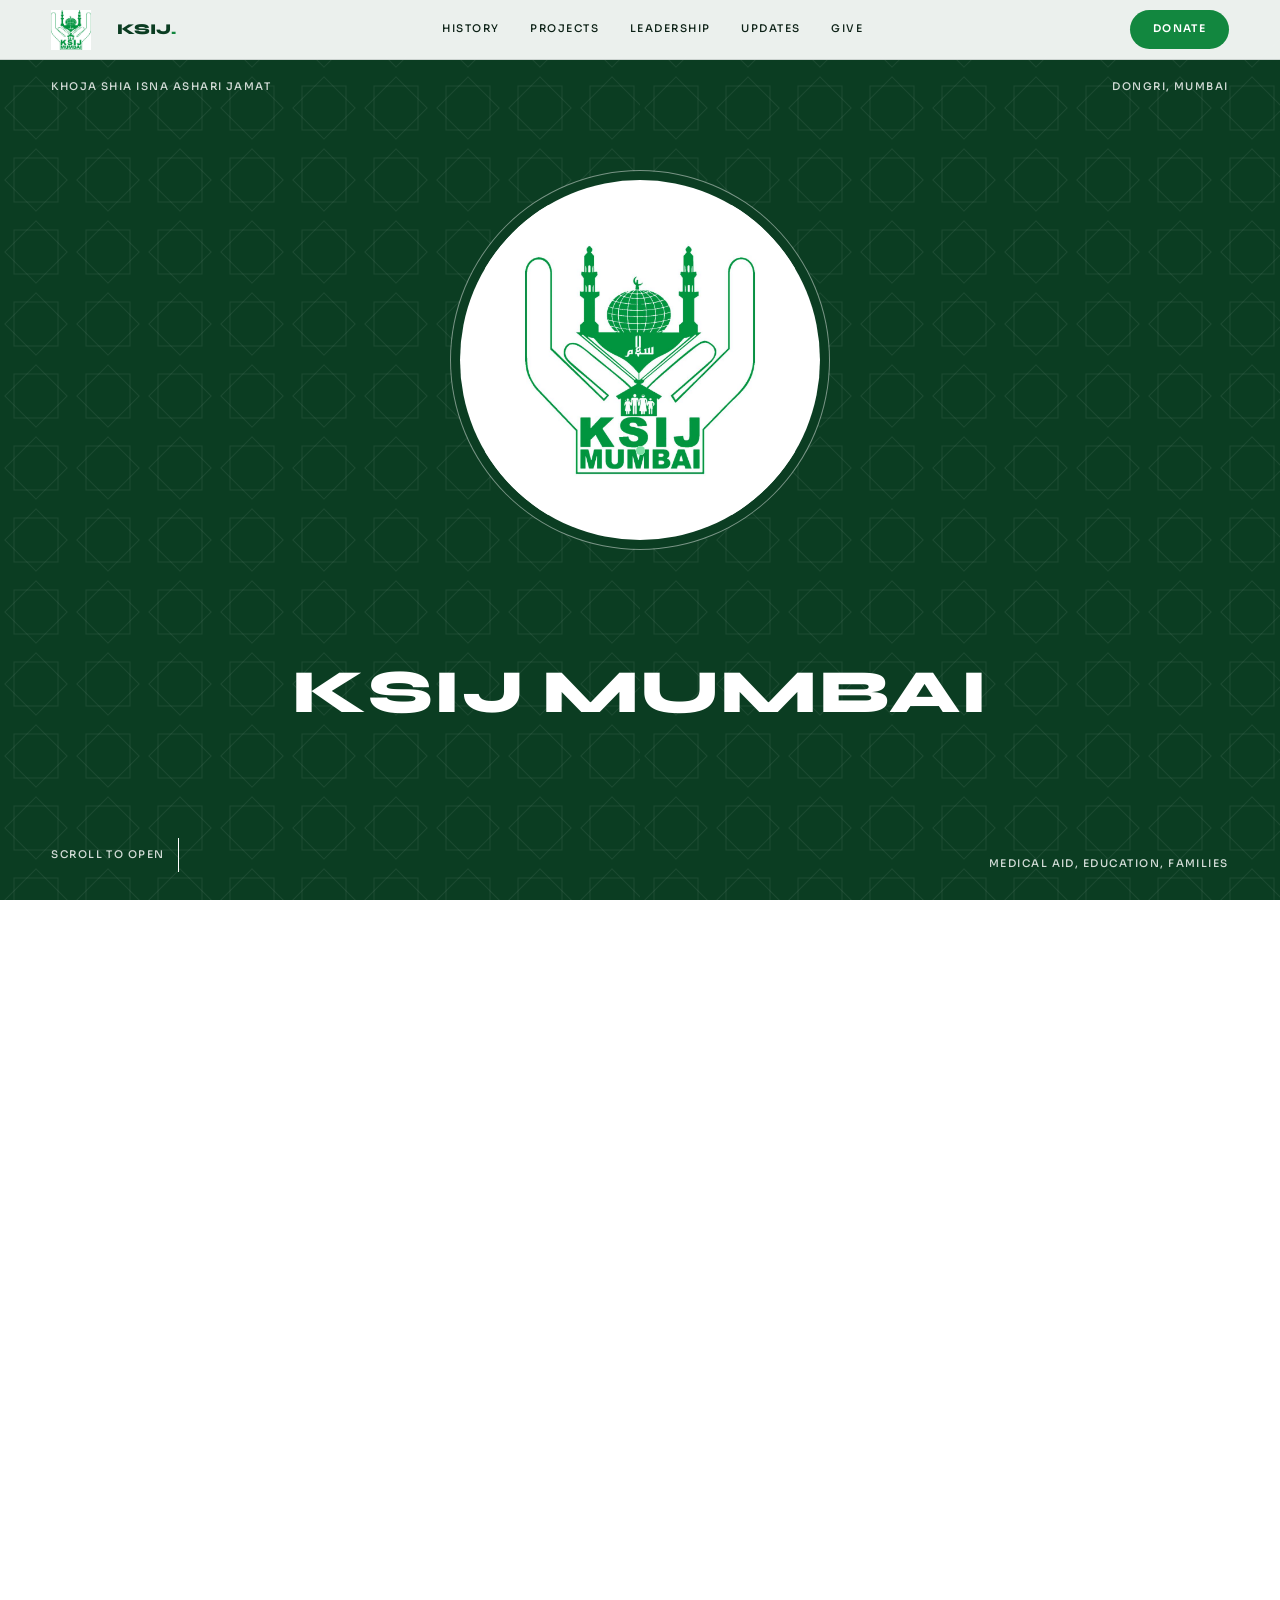
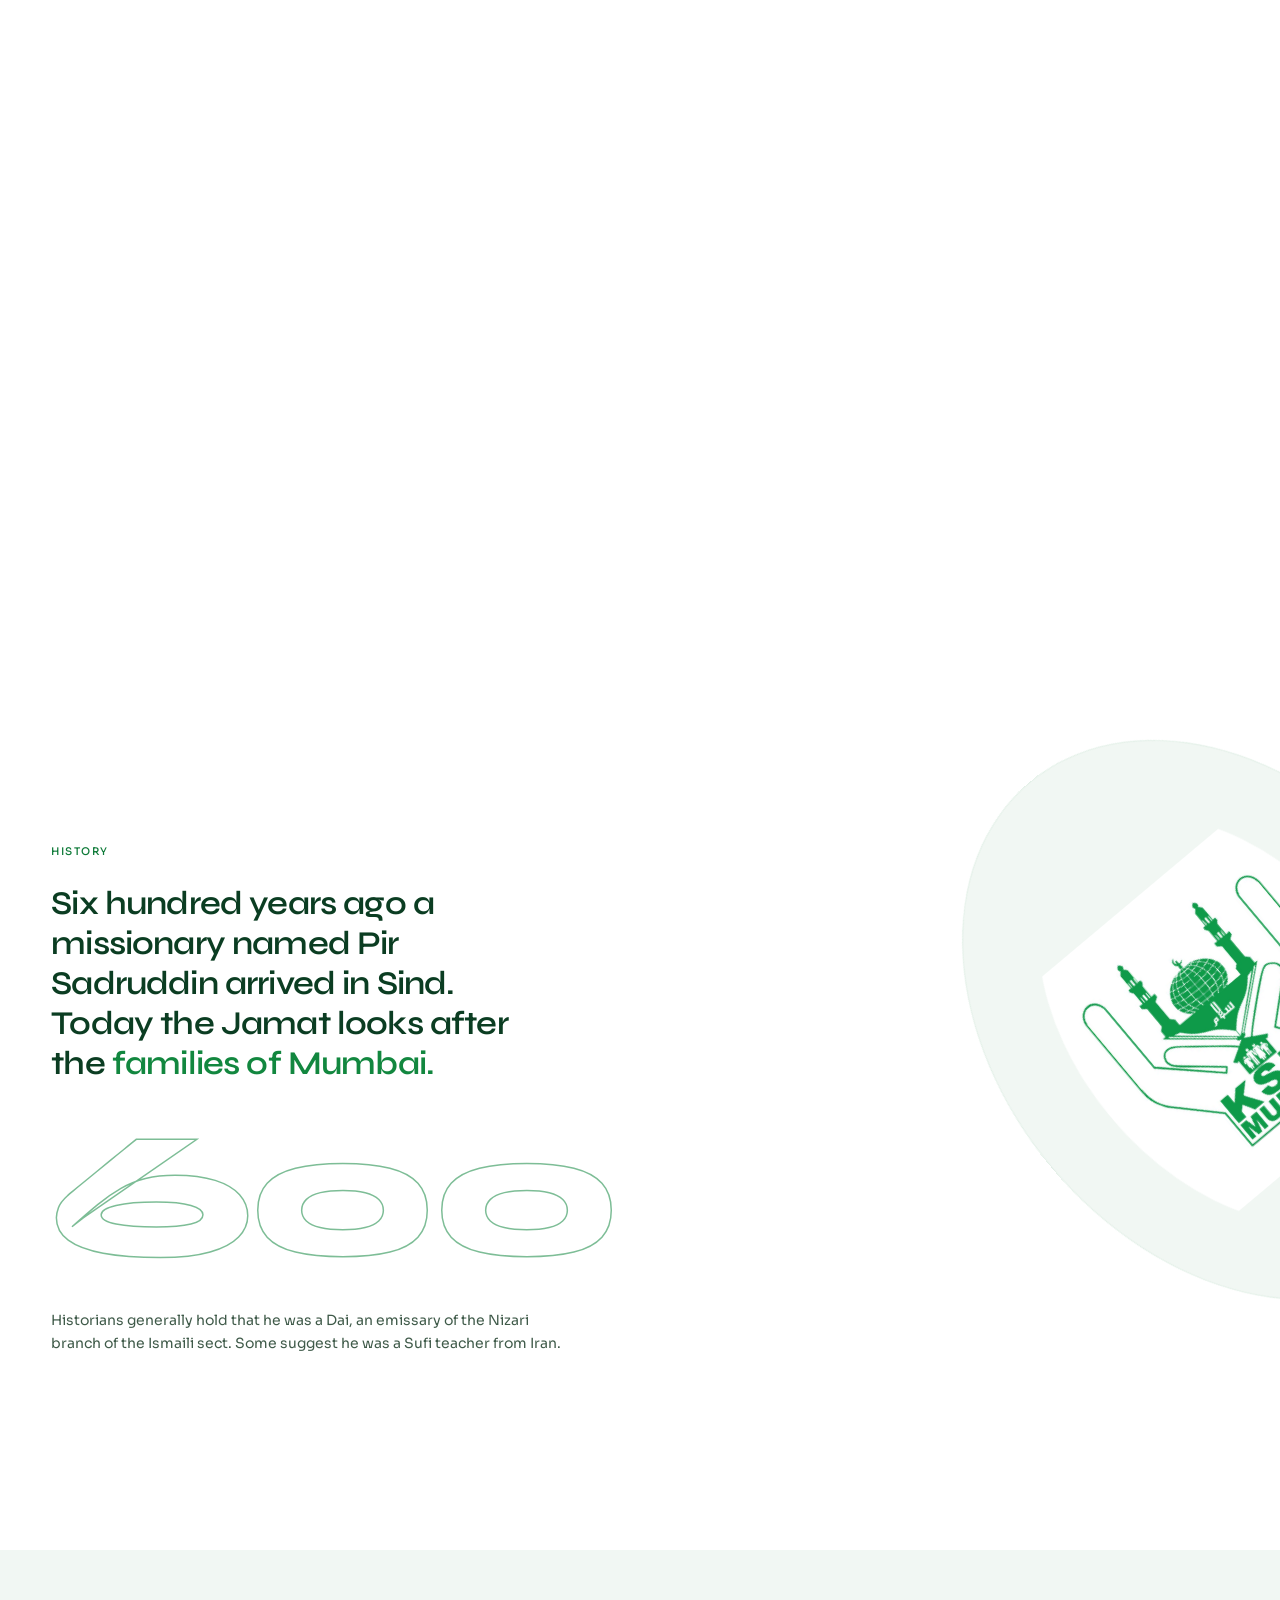
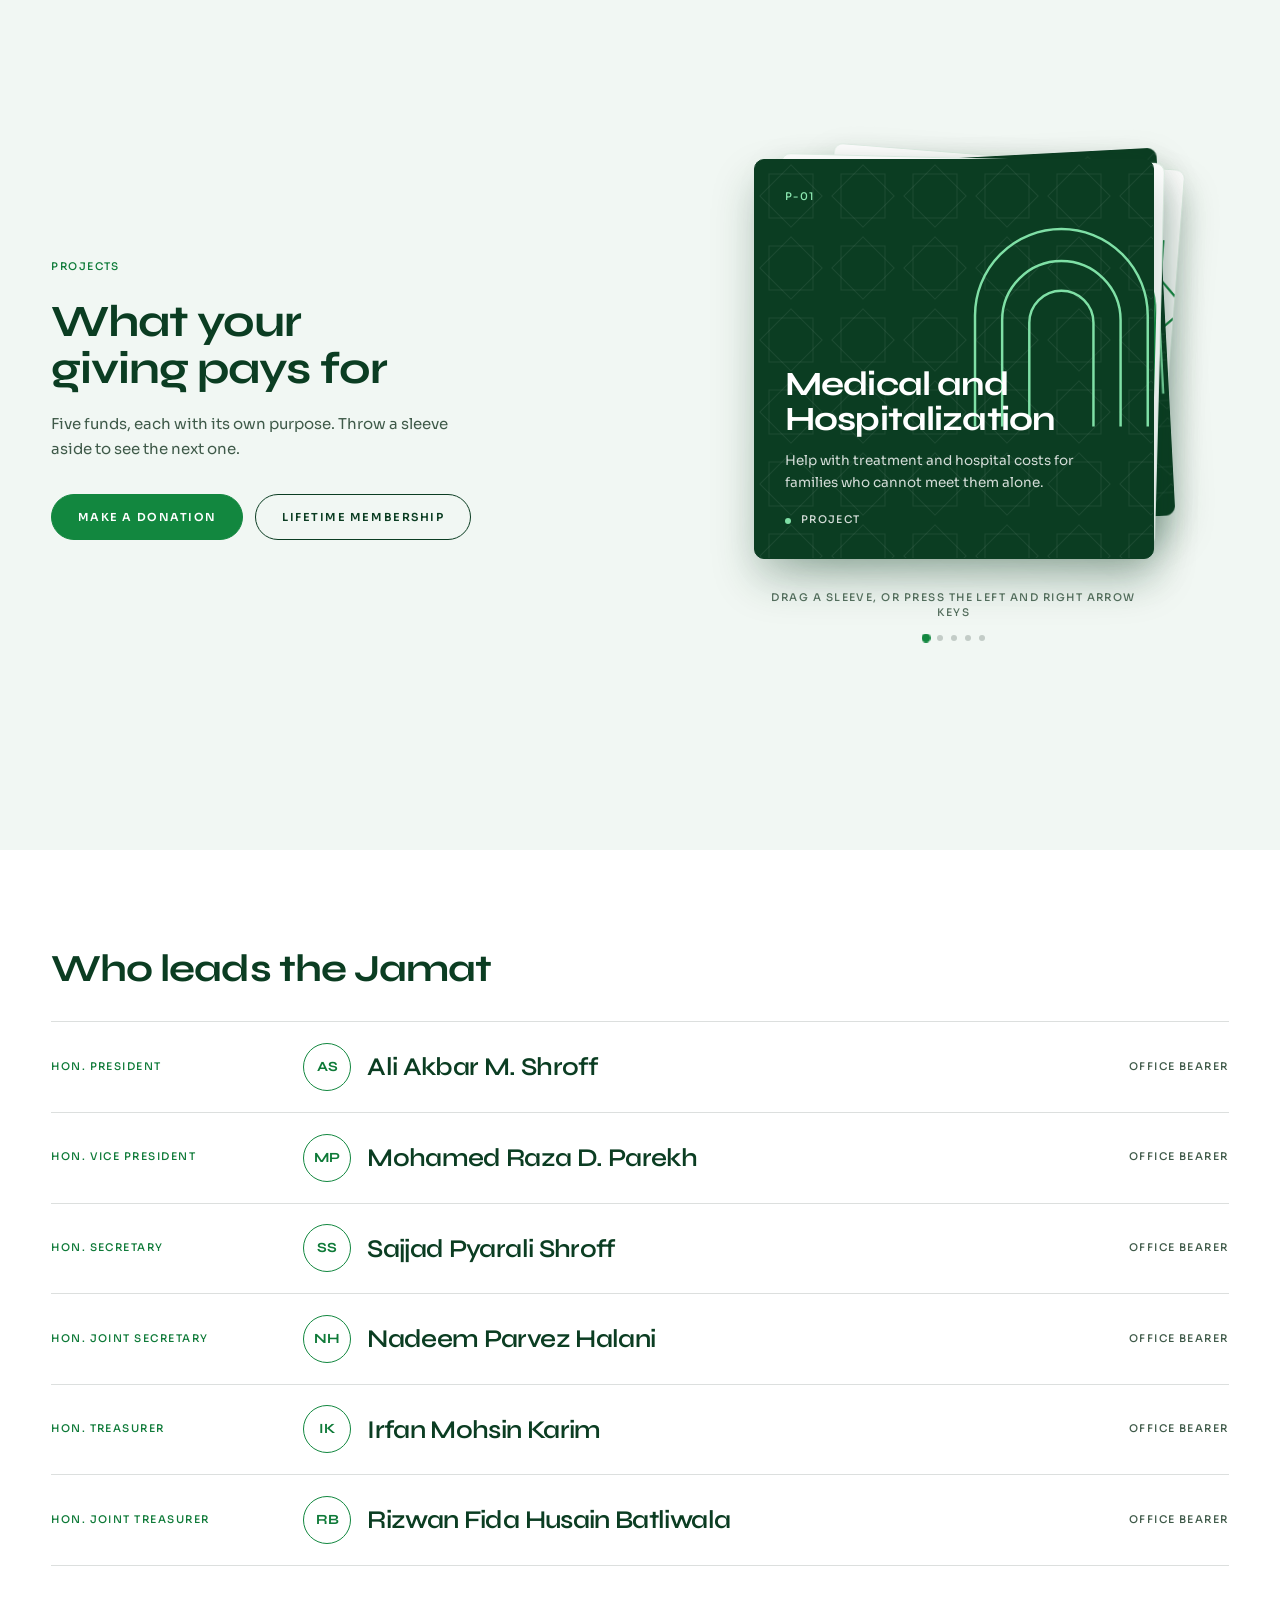
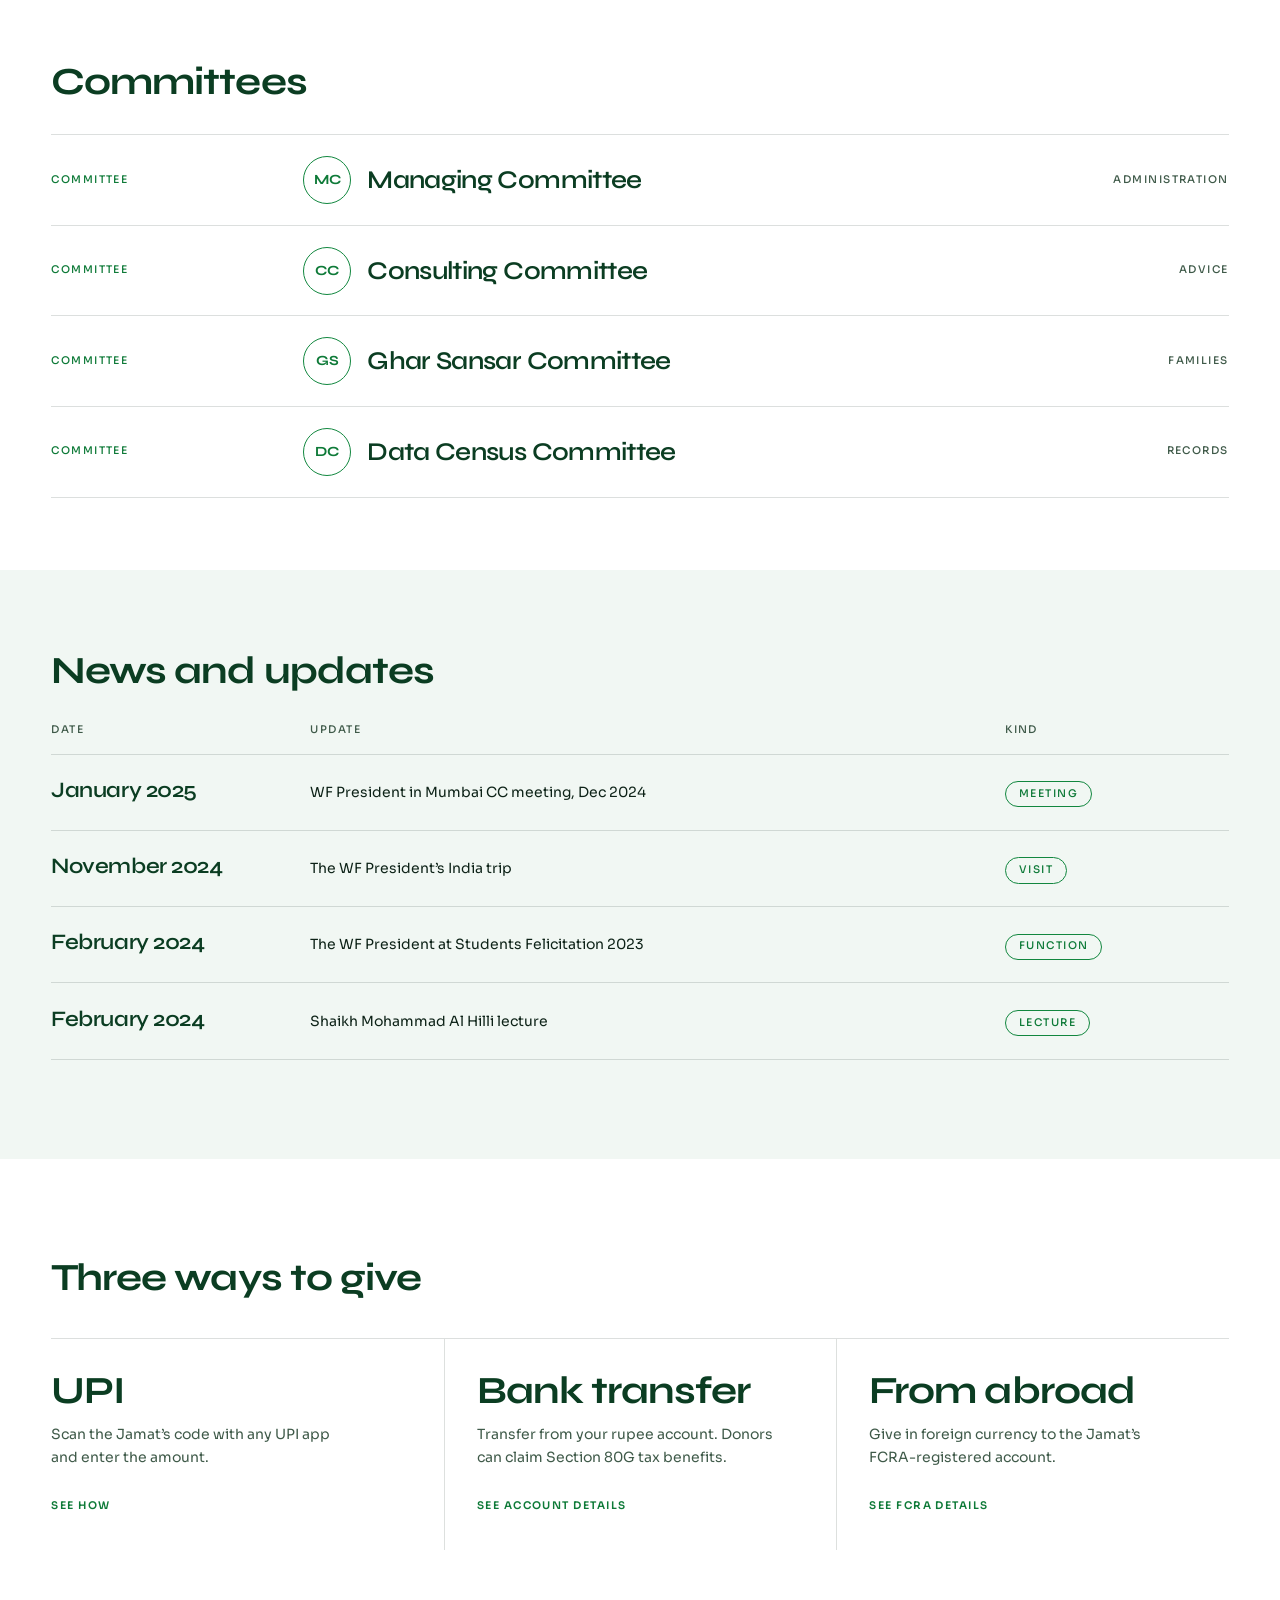
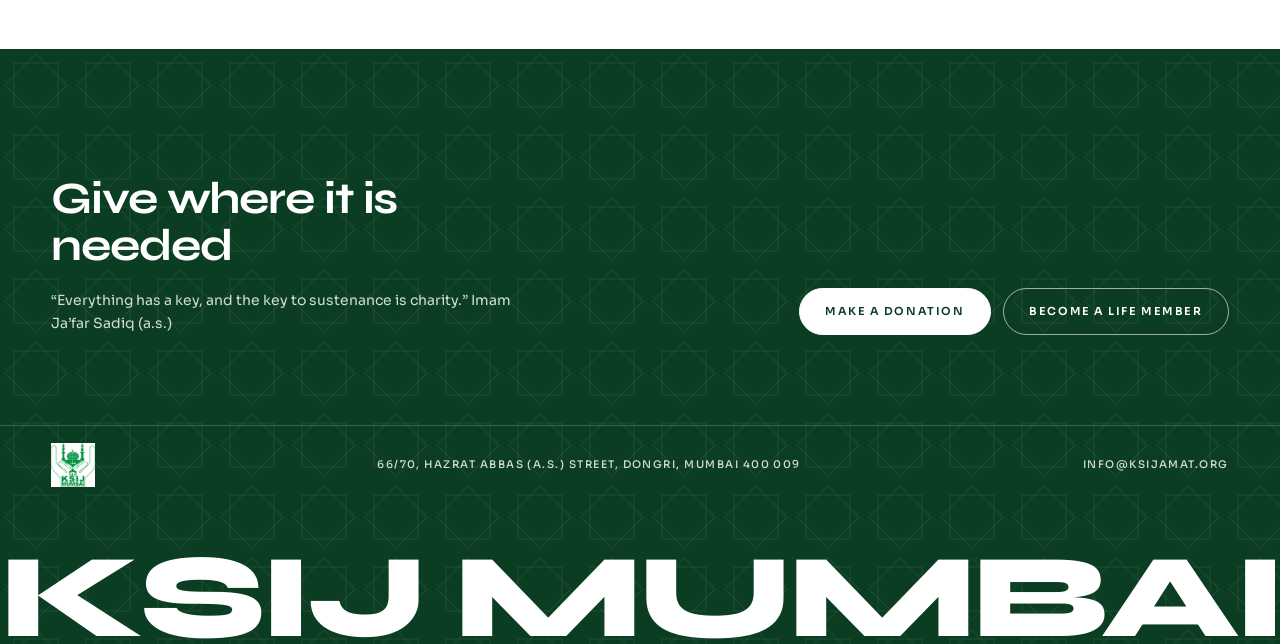
<file: index.html>
<!doctype html>
<html lang="en">
<head>
<meta charset="utf-8">
<meta name="viewport" content="width=device-width, initial-scale=1">
<meta name="theme-color" content="#0b3d22">
<title>KSIJ Mumbai | Khoja Shia Isna Ashari Jamat</title>
<meta name="description" content="Khoja Shia Isna Ashari Jamat, Mumbai: projects, office bearers, committees and updates.">
<link rel="icon" href="assets/logo-ksij.jpg">
<link rel="preconnect" href="https://fonts.googleapis.com">
<link rel="preconnect" href="https://fonts.gstatic.com" crossorigin>
<link href="https://fonts.googleapis.com/css2?family=Sora:wght@400;500;600&family=Syne:wght@600;700;800&display=swap" rel="stylesheet">
<link rel="stylesheet" href="portal.css">
</head>
<body>
<a class="skip" href="#main">Skip to content</a>

<header class="nav" id="nav">
  <div class="brandset">
    <a class="logos" href="#top" aria-label="KSIJ Mumbai, back to top">
      <span class="lg k"><img src="assets/logo-ksij.jpg" alt="KSIJ Mumbai logo" width="46" height="46"></span>
    </a>
    <a class="mark" href="#top">KSIJ<i>.</i></a>
  </div>
  <nav id="menu" aria-label="Main">
    <a href="#history">History</a>
    <a href="#projects">Projects</a>
    <a href="#roster">Leadership</a>
    <a href="#updates">Updates</a>
    <a href="#ways">Give</a>
  </nav>
  <div class="right">
    <a class="pill" href="#ways">Donate</a>
    <button class="burger" id="burger" aria-expanded="false" aria-controls="menu" aria-label="Open menu">
      <svg viewBox="0 0 24 24" fill="none" stroke="currentColor" stroke-width="1.8" stroke-linecap="round" aria-hidden="true"><path d="M4 8h16M4 16h16"/></svg>
    </button>
  </div>
  <div class="progress" aria-hidden="true"><i></i></div>
</header>

<main id="main">

  <!-- 1. Portal hero -->
  <section class="hero" id="top" aria-label="KSIJ Mumbai">
    <div class="stage">
      <div class="img" role="img" aria-label="Silhouette of a mosque with two minarets under a green sky"></div>
      <div class="wash"></div>
      <div class="veil"></div>
      <div class="panel panel-l"><div class="seal door"><img src="assets/logo-ksij.jpg" alt="KSIJ Mumbai logo: two hands holding a mosque above a family home" width="400" height="400"></div></div>
      <div class="panel panel-r"><div class="seal door" aria-hidden="true"><img src="assets/logo-ksij.jpg" alt="" width="400" height="400"></div></div>
      <span class="dot dot-a"></span>
      <span class="dot dot-b"></span>
      <h1 class="title"><span class="t-a">KSIJ</span><span class="t-b">MUMBAI</span></h1>
      <p class="meta tl">Khoja Shia Isna Ashari Jamat</p>
      <p class="meta tr">Dongri, Mumbai</p>
      <p class="meta bl">Scroll to open</p>
      <p class="meta br">Medical aid, education, families</p>
    </div>
  </section>

  <!-- 2. Statement fold -->
  <section class="fold" id="history">
    <img class="orb" src="assets/logo-ksij.jpg" alt="" width="620" height="620">
    <div class="fold-in">
      <p class="label">History</p>
      <p class="statement reveal">Six hundred years ago a missionary named Pir Sadruddin arrived in Sind. Today the Jamat looks after the <em>families of Mumbai.</em></p>
      <p class="numeral" aria-hidden="true">600</p>
      <p class="fine reveal">Historians generally hold that he was a Dai, an emissary of the Nizari branch of the Ismaili sect. Some suggest he was a Sufi teacher from Iran.</p>
    </div>
  </section>

  <!-- 3. Projects deck -->
  <section class="releases" id="projects">
    <div class="rel-copy">
      <p class="label">Projects</p>
      <h2 class="reveal">What your giving pays for</h2>
      <p class="lede reveal">Five funds, each with its own purpose. Throw a sleeve aside to see the next one.</p>
      <div class="btns reveal">
        <a class="btn solid" href="#ways">Make a donation</a>
        <a class="btn" href="membership.html">Lifetime membership</a>
      </div>
    </div>
    <div class="rel-deck">
      <div class="deck" id="deck" tabindex="0" role="group" aria-roledescription="deck of cards" aria-label="Projects. Use left and right arrow keys to flip through.">
        <article class="card dk" aria-label="Medical and Hospitalization">
          <p class="code">P-01</p>
          <svg class="art" viewBox="0 0 200 200" aria-hidden="true"><path d="M30 190V100a70 70 0 0 1 140 0v90M52 190V104a48 48 0 0 1 96 0v86M74 190v-84a26 26 0 0 1 52 0v84" fill="none" stroke="currentColor" stroke-width="2"/></svg>
          <h3>Medical and Hospitalization</h3>
          <p class="desc">Help with treatment and hospital costs for families who cannot meet them alone.</p>
          <p class="foot"><span class="dot-i"></span>Project</p>
        </article>
        <article class="card" aria-label="Educational Assistance">
          <p class="code">P-02</p>
          <svg class="art" viewBox="0 0 200 200" aria-hidden="true"><path d="M30 190V100a70 70 0 0 1 140 0v90M52 190V104a48 48 0 0 1 96 0v86" fill="none" stroke="currentColor" stroke-width="2"/><circle cx="100" cy="86" r="8" fill="none" stroke="var(--forest)" stroke-width="2"/></svg>
          <h3>Educational Assistance</h3>
          <p class="desc">Support for students so that schooling is not cut short by cost.</p>
          <p class="foot"><span class="dot-i"></span>Project</p>
        </article>
        <article class="card dk" aria-label="Hajatmand">
          <p class="code">P-03</p>
          <svg class="art" viewBox="0 0 200 200" aria-hidden="true"><path d="M30 190V100a70 70 0 0 1 140 0v90" fill="none" stroke="currentColor" stroke-width="2"/><path d="M60 190V108a40 40 0 0 1 80 0v82" fill="none" stroke="currentColor" stroke-width="2" stroke-dasharray="4 6"/></svg>
          <h3>Hajatmand</h3>
          <p class="desc">Helping widows and divorcees with steady support when a household income is lost.</p>
          <p class="foot"><span class="dot-i"></span>Project</p>
        </article>
        <article class="card" aria-label="Qaumi Sahayak">
          <p class="code">F-01</p>
          <svg class="art" viewBox="0 0 200 200" aria-hidden="true"><rect x="40" y="40" width="120" height="120" fill="none" stroke="currentColor" stroke-width="2"/><rect x="40" y="40" width="120" height="120" fill="none" stroke="currentColor" stroke-width="2" transform="rotate(45 100 100)"/><circle cx="100" cy="100" r="6" fill="var(--forest)"/></svg>
          <h3>Qaumi Sahayak</h3>
          <p class="desc">The community fund. Members contribute ₹25,000 to it.</p>
          <p class="foot"><span class="dot-i"></span>Fund</p>
        </article>
        <article class="card dk" aria-label="Sehme Imam">
          <p class="code">F-02</p>
          <svg class="art" viewBox="0 0 200 200" aria-hidden="true"><circle cx="100" cy="100" r="70" fill="none" stroke="currentColor" stroke-width="2"/><circle cx="100" cy="100" r="46" fill="none" stroke="currentColor" stroke-width="2"/><circle cx="100" cy="100" r="22" fill="none" stroke="currentColor" stroke-width="2"/></svg>
          <h3>Sehme Imam (a.s.)</h3>
          <p class="desc">Collected under an Ejaaza from His Eminence Ayatullah Sayyid Hoseini Al Sistani (DZ).</p>
          <p class="foot"><span class="dot-i"></span>Fund</p>
        </article>
      </div>
      <p class="hint">Drag a sleeve, or press the left and right arrow keys</p>
      <div class="dots" id="dots" aria-hidden="true"><i></i><i></i><i></i><i></i><i></i></div>
    </div>
  </section>

  <!-- 4. Roster -->
  <section class="roster" id="roster">
    <h2 class="reveal">Who leads the Jamat</h2>
    <ul class="rows">
      <li class="reveal"><span class="lab">Hon. President</span><span class="nm"><span class="mono" aria-hidden="true">AS</span>Ali Akbar M. Shroff</span><span class="tag">Office bearer</span></li>
      <li class="reveal"><span class="lab">Hon. Vice President</span><span class="nm"><span class="mono" aria-hidden="true">MP</span>Mohamed Raza D. Parekh</span><span class="tag">Office bearer</span></li>
      <li class="reveal"><span class="lab">Hon. Secretary</span><span class="nm"><span class="mono" aria-hidden="true">SS</span>Sajjad Pyarali Shroff</span><span class="tag">Office bearer</span></li>
      <li class="reveal"><span class="lab">Hon. Joint Secretary</span><span class="nm"><span class="mono" aria-hidden="true">NH</span>Nadeem Parvez Halani</span><span class="tag">Office bearer</span></li>
      <li class="reveal"><span class="lab">Hon. Treasurer</span><span class="nm"><span class="mono" aria-hidden="true">IK</span>Irfan Mohsin Karim</span><span class="tag">Office bearer</span></li>
      <li class="reveal"><span class="lab">Hon. Joint Treasurer</span><span class="nm"><span class="mono" aria-hidden="true">RB</span>Rizwan Fida Husain Batliwala</span><span class="tag">Office bearer</span></li>
    </ul>
    <h2 class="sub reveal">Committees</h2>
    <ul class="rows">
      <li class="reveal"><span class="lab">Committee</span><span class="nm"><span class="mono" aria-hidden="true">MC</span>Managing Committee</span><span class="tag">Administration</span></li>
      <li class="reveal"><span class="lab">Committee</span><span class="nm"><span class="mono" aria-hidden="true">CC</span>Consulting Committee</span><span class="tag">Advice</span></li>
      <li class="reveal"><span class="lab">Committee</span><span class="nm"><span class="mono" aria-hidden="true">GS</span>Ghar Sansar Committee</span><span class="tag">Families</span></li>
      <li class="reveal"><span class="lab">Committee</span><span class="nm"><span class="mono" aria-hidden="true">DC</span>Data Census Committee</span><span class="tag">Records</span></li>
    </ul>
  </section>

  <!-- 5. Dates -->
  <section class="dates" id="updates">
    <h2 class="reveal">News and updates</h2>
    <table>
      <thead><tr><th scope="col">Date</th><th scope="col">Update</th><th scope="col">Kind</th></tr></thead>
      <tbody>
        <tr><td>January 2025</td><td>WF President in Mumbai CC meeting, Dec 2024</td><td><span>Meeting</span></td></tr>
        <tr><td>November 2024</td><td>The WF President’s India trip</td><td><span>Visit</span></td></tr>
        <tr><td>February 2024</td><td>The WF President at Students Felicitation 2023</td><td><span>Function</span></td></tr>
        <tr><td>February 2024</td><td>Shaikh Mohammad Al Hilli lecture</td><td><span>Lecture</span></td></tr>
      </tbody>
    </table>
  </section>

  <!-- 6. Ways to give -->
  <section class="ways" id="ways">
    <h2 class="reveal">Three ways to give</h2>
    <div class="way-grid">
      <a class="way reveal" href="donate.html">
        <h3>UPI</h3>
        <p>Scan the Jamat’s code with any UPI app and enter the amount.</p>
        <span class="go">See how</span>
      </a>
      <a class="way reveal" href="donate.html">
        <h3>Bank transfer</h3>
        <p>Transfer from your rupee account. Donors can claim Section 80G tax benefits.</p>
        <span class="go">See account details</span>
      </a>
      <a class="way reveal" href="donate.html">
        <h3>From abroad</h3>
        <p>Give in foreign currency to the Jamat’s FCRA-registered account.</p>
        <span class="go">See FCRA details</span>
      </a>
    </div>
  </section>

  <!-- 7. Close -->
  <section class="close" id="give">
    <div class="close-top">
      <div>
        <h2 class="reveal">Give where it is needed</h2>
        <p class="fine">“Everything has a key, and the key to sustenance is charity.” Imam Ja’far Sadiq (a.s.)</p>
      </div>
      <div class="btns">
        <a class="btn solid" href="donate.html">Make a donation</a>
        <a class="btn" href="membership.html">Become a life member</a>
      </div>
    </div>
    <div class="strip">
      <span class="logos"><span class="lg k"><img src="assets/logo-ksij.jpg" alt="KSIJ Mumbai logo" width="40" height="40"></span></span>
      <span>66/70, Hazrat Abbas (a.s.) Street, Dongri, Mumbai 400 009</span>
      <a href="mailto:info@ksijamat.org">info@ksijamat.org</a>
    </div>
    <div class="big" id="big" aria-hidden="true"><span>KSIJ MUMBAI</span></div>
  </section>

</main>
<script src="portal.js"></script>
</body>
</html>
</file>
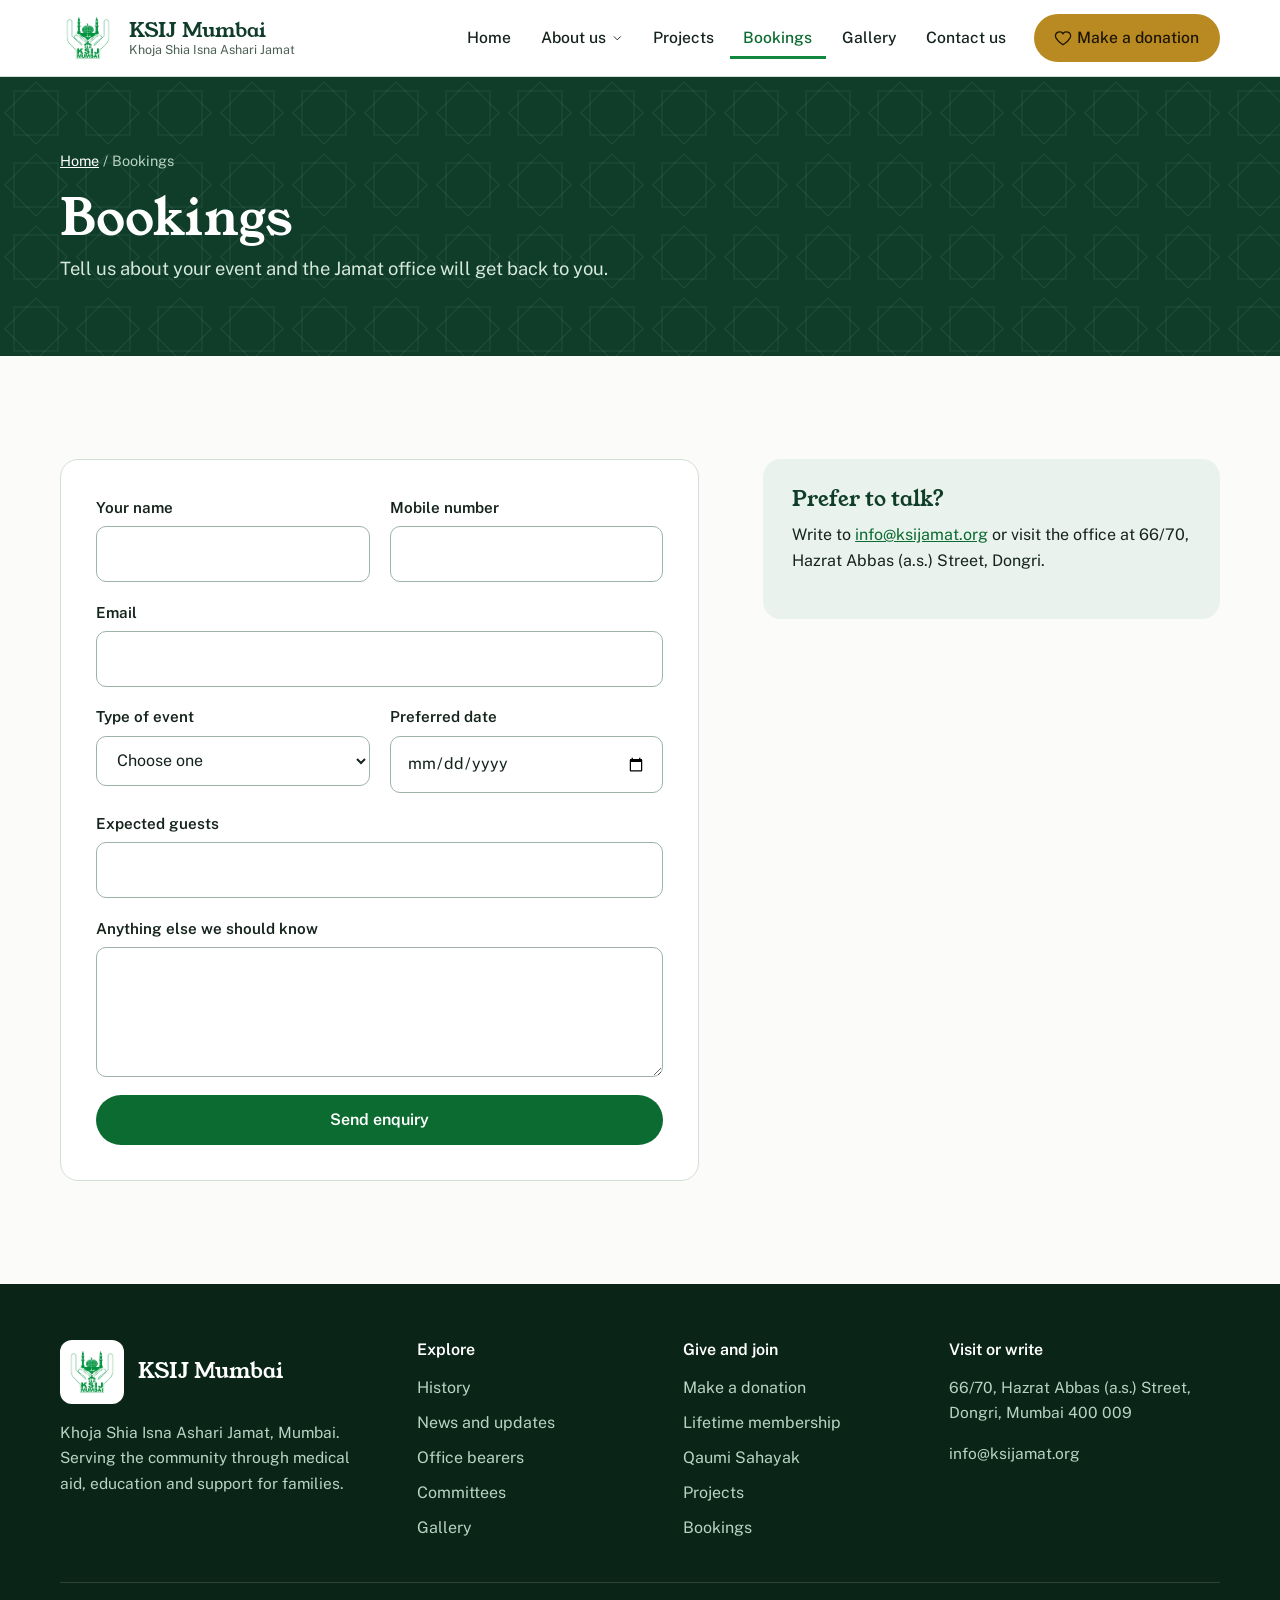
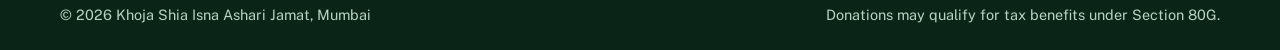
<file: bookings.html>
<!doctype html>
<html lang="en">
<head>
<meta charset="utf-8">
<meta name="viewport" content="width=device-width, initial-scale=1">
<title>Bookings | KSIJ Mumbai</title>
<link rel="icon" href="assets/logo-ksij.jpg">
<link rel="preconnect" href="https://fonts.googleapis.com">
<link rel="preconnect" href="https://fonts.gstatic.com" crossorigin>
<link href="https://fonts.googleapis.com/css2?family=Public+Sans:wght@400;500;600&family=Young+Serif&display=swap" rel="stylesheet">
<link rel="stylesheet" href="styles.css">
</head>
<body data-page="bookings">
<main id="main">
  <section class="page-head"><div class="wrap">
    <div class="crumbs"><a href="index.html">Home</a> / Bookings</div>
    <h1>Bookings</h1>
    <p>Tell us about your event and the Jamat office will get back to you.</p>
  </div></section>
  <section class="section"><div class="wrap form-layout">
    <form class="card" data-confirm="Thanks. This enquiry form is a front-end preview and is not sent yet." novalidate>
      <div class="form-grid">
        <div class="field"><label for="name">Your name</label><input id="name" name="name" autocomplete="name" required></div>
        <div class="field"><label for="mobile">Mobile number</label><input id="mobile" name="mobile" type="tel" inputmode="numeric" autocomplete="tel" pattern="[0-9+ ]{10,14}" required></div>
        <div class="field full"><label for="email">Email</label><input id="email" name="email" type="email" autocomplete="email" required></div>
        <div class="field"><label for="type">Type of event</label>
          <select id="type" name="type" required><option value="">Choose one</option><option>Majlis</option><option>Nikah</option><option>Community event</option><option>Other</option></select></div>
        <div class="field"><label for="date">Preferred date</label><input id="date" name="date" type="date" required></div>
        <div class="field full"><label for="guests">Expected guests</label><input id="guests" name="guests" type="number" min="1" required></div>
        <div class="field full"><label for="notes">Anything else we should know</label><textarea id="notes" name="notes"></textarea></div>
        <div class="field full"><button class="btn btn-green" type="submit">Send enquiry</button></div>
      </div>
    </form>
    <aside class="aside-card">
      <h3>Prefer to talk?</h3>
      <p>Write to <a href="mailto:info@ksijamat.org">info@ksijamat.org</a> or visit the office at 66/70, Hazrat Abbas (a.s.) Street, Dongri.</p>
    </aside>
  </div></section>
</main>
<script src="app.js"></script>
</body>
</html>
</file>
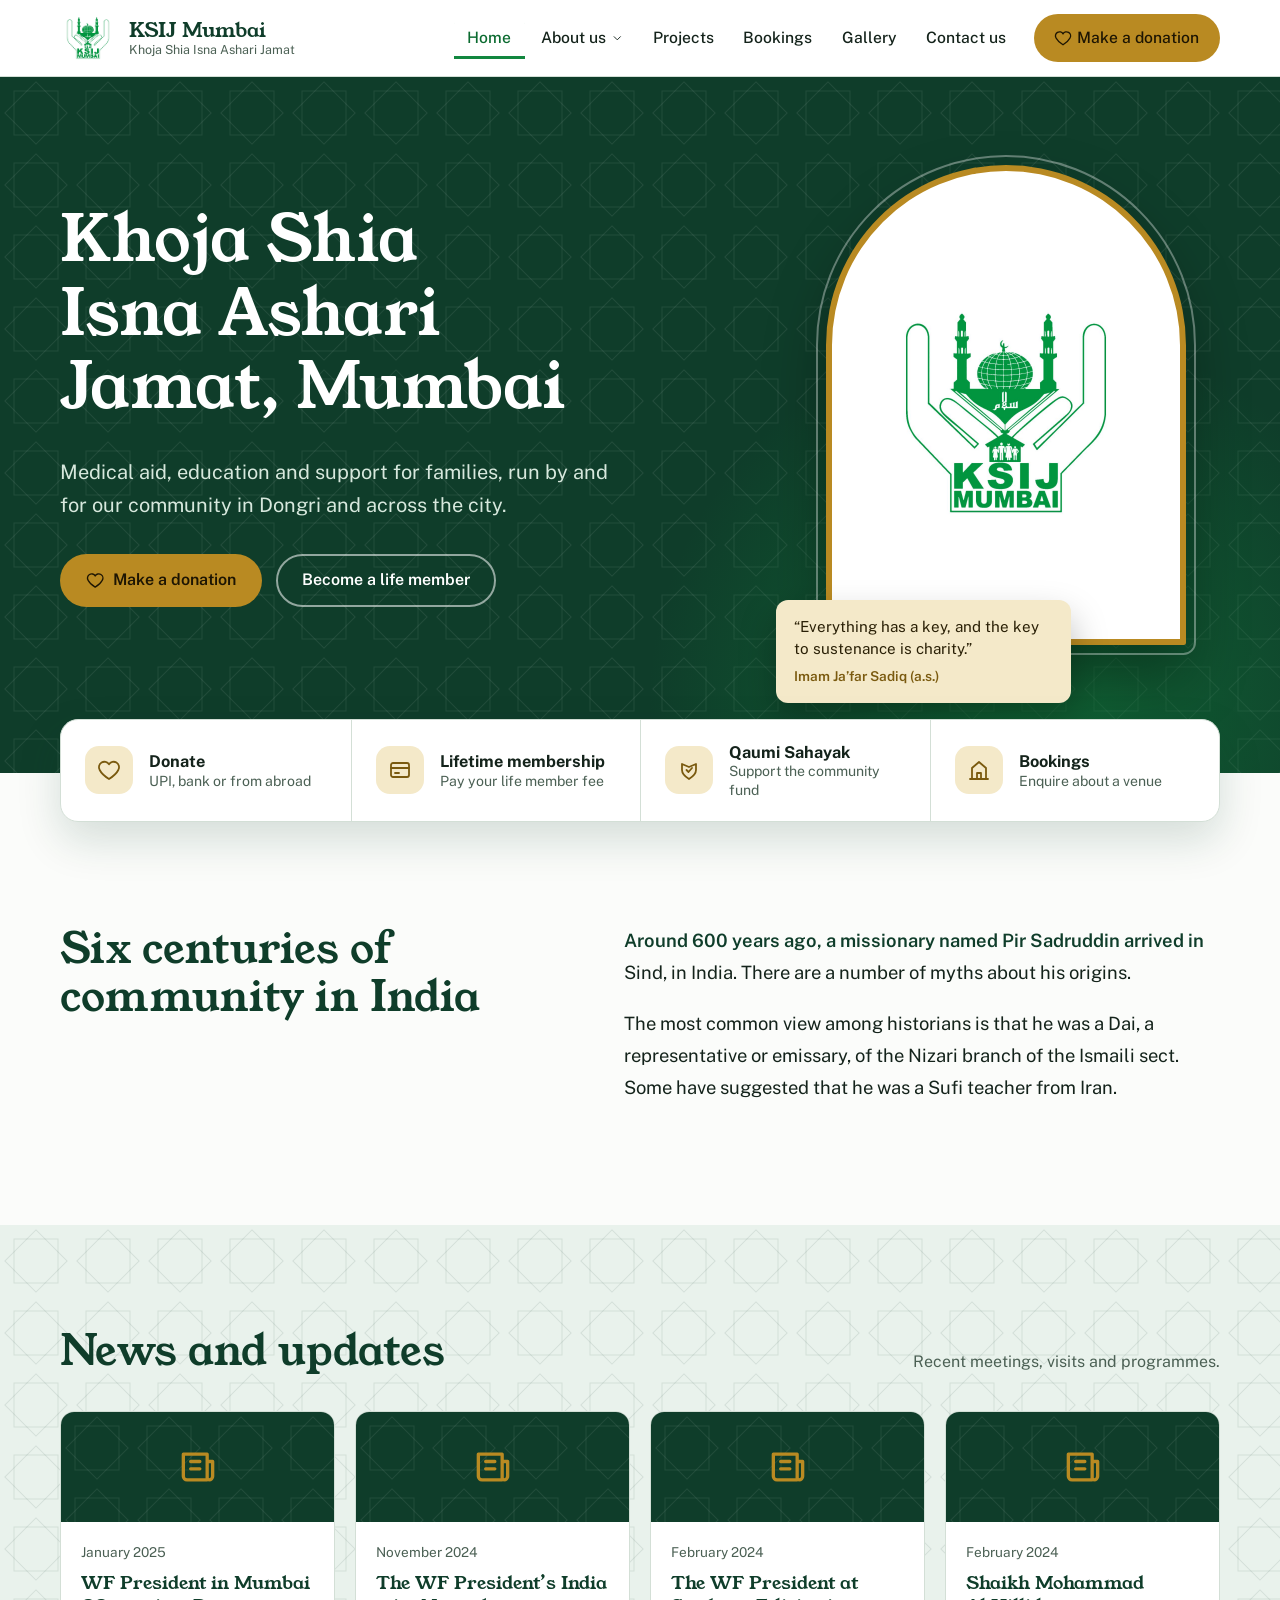
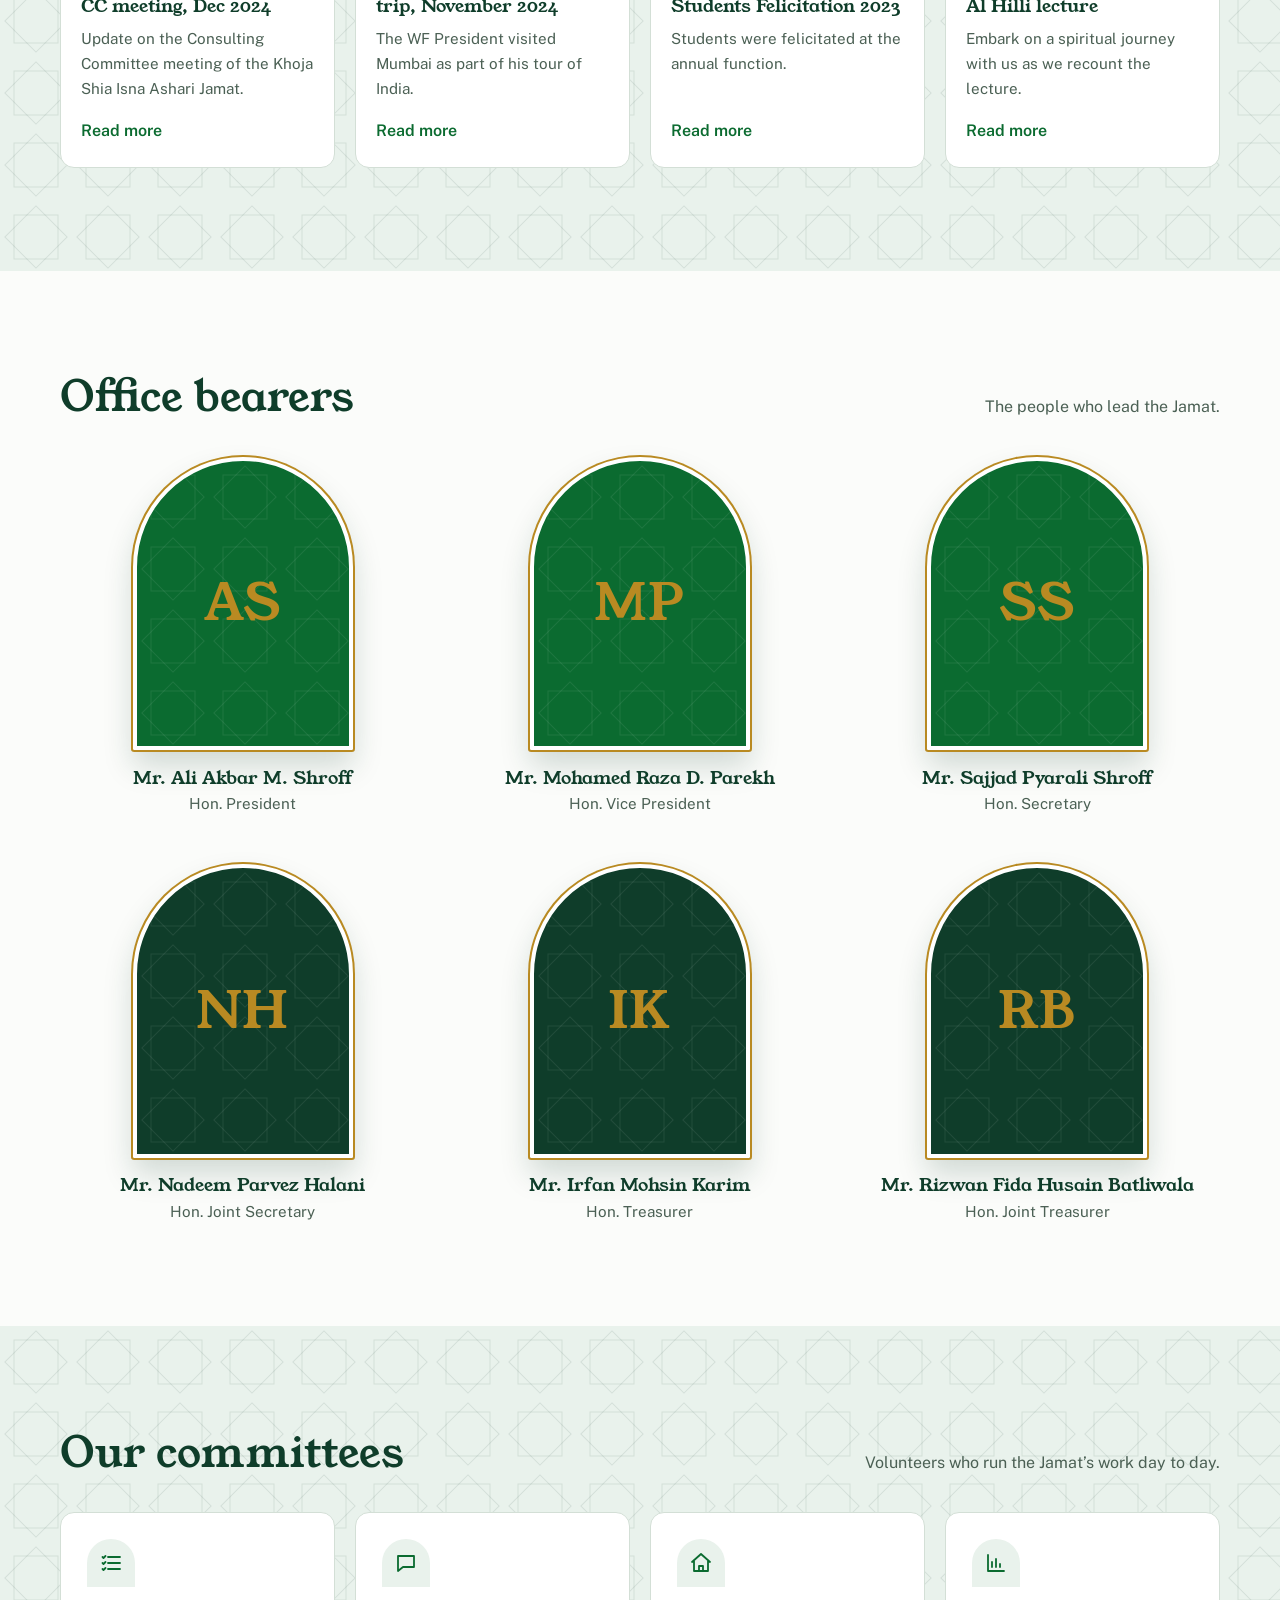
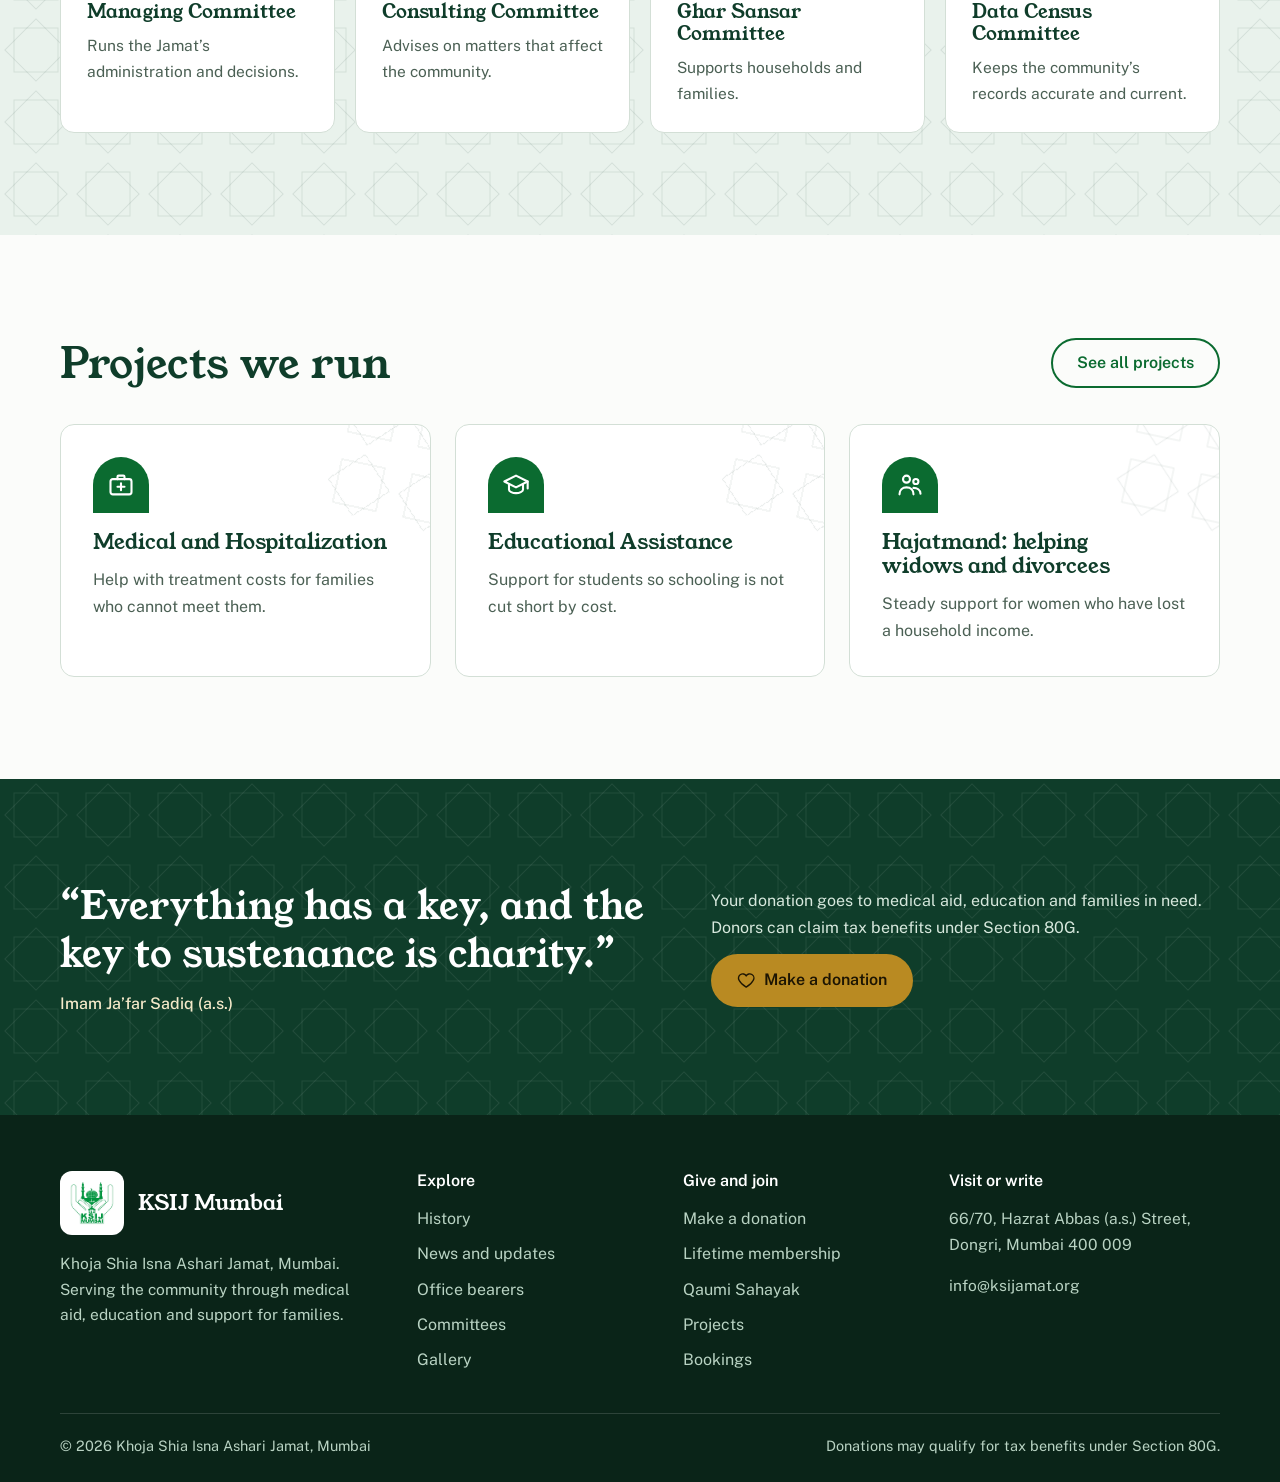
<file: classic.html>
<!doctype html>
<html lang="en">
<head>
<meta charset="utf-8">
<meta name="viewport" content="width=device-width, initial-scale=1">
<title>KSIJ Mumbai | Khoja Shia Isna Ashari Jamat</title>
<meta name="description" content="Khoja Shia Isna Ashari Jamat, Mumbai: community news, projects, committees and ways to give.">
<link rel="icon" href="assets/logo-ksij.jpg">
<link rel="preconnect" href="https://fonts.googleapis.com">
<link rel="preconnect" href="https://fonts.gstatic.com" crossorigin>
<link href="https://fonts.googleapis.com/css2?family=Public+Sans:wght@400;500;600&family=Young+Serif&display=swap" rel="stylesheet">
<link rel="stylesheet" href="styles.css">
</head>
<body data-page="home">
<main id="main">

  <section class="hero">
    <div class="wrap hero-grid">
      <div>
        <h1 data-in="1">Khoja Shia Isna Ashari Jamat, Mumbai</h1>
        <p class="lede" data-in="2">Medical aid, education and support for families, run by and for our community in Dongri and across the city.</p>
        <div class="hero-actions" data-in="3">
          <a class="btn btn-brass" href="donate.html" data-icon="heart"> Make a donation</a>
          <a class="btn btn-ghost" href="membership.html">Become a life member</a>
        </div>
      </div>
      <div class="hero-art" data-in="4">
        <div class="arch hero-arch"><img src="assets/logo-ksij.jpg" alt="KSIJ Mumbai logo: two hands holding a mosque and globe above a family home" width="270" height="270"></div>
        <blockquote class="hero-quote" style="margin:0">
          “Everything has a key, and the key to sustenance is charity.”
          <cite>Imam Ja’far Sadiq (a.s.)</cite>
        </blockquote>
      </div>
    </div>
  </section>

  <nav class="quick wrap" aria-label="Quick actions">
    <ul>
      <li><a href="donate.html"><span class="ic" data-icon="heart"></span><span><b>Donate</b><small>UPI, bank or from abroad</small></span></a></li>
      <li><a href="membership.html"><span class="ic" data-icon="card"></span><span><b>Lifetime membership</b><small>Pay your life member fee</small></span></a></li>
      <li><a href="qaumi-sahayak.html"><span class="ic" data-icon="hands"></span><span><b>Qaumi Sahayak</b><small>Support the community fund</small></span></a></li>
      <li><a href="bookings.html"><span class="ic" data-icon="hall"></span><span><b>Bookings</b><small>Enquire about a venue</small></span></a></li>
    </ul>
  </nav>

  <section class="section" id="history">
    <div class="wrap history">
      <h2>Six centuries of community in India</h2>
      <div>
        <p>Around 600 years ago, a missionary named Pir Sadruddin arrived in Sind, in India. There are a number of myths about his origins.</p>
        <p>The most common view among historians is that he was a Dai, a representative or emissary, of the Nizari branch of the Ismaili sect. Some have suggested that he was a Sufi teacher from Iran.</p>
      </div>
    </div>
  </section>

  <section class="section tint" id="news">
    <div class="wrap">
      <div class="section-head">
        <h2>News and updates</h2>
        <p>Recent meetings, visits and programmes.</p>
      </div>
      <div class="news">
        <article>
          <div class="thumb" data-icon="news"></div>
          <div class="body">
            <time datetime="2025-01">January 2025</time>
            <h3>WF President in Mumbai CC meeting, Dec 2024</h3>
            <p>Update on the Consulting Committee meeting of the Khoja Shia Isna Ashari Jamat.</p>
            <a class="more" href="#">Read more</a>
          </div>
        </article>
        <article>
          <div class="thumb" data-icon="news"></div>
          <div class="body">
            <time datetime="2024-11">November 2024</time>
            <h3>The WF President’s India trip, November 2024</h3>
            <p>The WF President visited Mumbai as part of his tour of India.</p>
            <a class="more" href="#">Read more</a>
          </div>
        </article>
        <article>
          <div class="thumb" data-icon="news"></div>
          <div class="body">
            <time datetime="2024-02">February 2024</time>
            <h3>The WF President at Students Felicitation 2023</h3>
            <p>Students were felicitated at the annual function.</p>
            <a class="more" href="#">Read more</a>
          </div>
        </article>
        <article>
          <div class="thumb" data-icon="news"></div>
          <div class="body">
            <time datetime="2024-02">February 2024</time>
            <h3>Shaikh Mohammad Al Hilli lecture</h3>
            <p>Embark on a spiritual journey with us as we recount the lecture.</p>
            <a class="more" href="#">Read more</a>
          </div>
        </article>
      </div>
    </div>
  </section>

  <section class="section" id="bearers">
    <div class="wrap">
      <div class="section-head">
        <h2>Office bearers</h2>
        <p>The people who lead the Jamat.</p>
      </div>
      <!-- To add a photo, replace the <span> with <img src="assets/name.jpg" alt="Name"> -->
      <ul class="bearers">
        <li><div class="portrait"><span>AS</span></div><h3>Mr. Ali Akbar M. Shroff</h3><p>Hon. President</p></li>
        <li><div class="portrait"><span>MP</span></div><h3>Mr. Mohamed Raza D. Parekh</h3><p>Hon. Vice President</p></li>
        <li><div class="portrait"><span>SS</span></div><h3>Mr. Sajjad Pyarali Shroff</h3><p>Hon. Secretary</p></li>
        <li><div class="portrait"><span>NH</span></div><h3>Mr. Nadeem Parvez Halani</h3><p>Hon. Joint Secretary</p></li>
        <li><div class="portrait"><span>IK</span></div><h3>Mr. Irfan Mohsin Karim</h3><p>Hon. Treasurer</p></li>
        <li><div class="portrait"><span>RB</span></div><h3>Mr. Rizwan Fida Husain Batliwala</h3><p>Hon. Joint Treasurer</p></li>
      </ul>
    </div>
  </section>

  <section class="section tint" id="committees">
    <div class="wrap">
      <div class="section-head">
        <h2>Our committees</h2>
        <p>Volunteers who run the Jamat’s work day to day.</p>
      </div>
      <ul class="committees">
        <li><span class="ic" data-icon="list"></span><h3>Managing Committee</h3><p>Runs the Jamat’s administration and decisions.</p></li>
        <li><span class="ic" data-icon="chat"></span><h3>Consulting Committee</h3><p>Advises on matters that affect the community.</p></li>
        <li><span class="ic" data-icon="home"></span><h3>Ghar Sansar Committee</h3><p>Supports households and families.</p></li>
        <li><span class="ic" data-icon="chart"></span><h3>Data Census Committee</h3><p>Keeps the community’s records accurate and current.</p></li>
      </ul>
    </div>
  </section>

  <section class="section" id="projects">
    <div class="wrap">
      <div class="section-head">
        <h2>Projects we run</h2>
        <a class="btn btn-line" href="projects.html">See all projects</a>
      </div>
      <div class="projects">
        <article class="project"><span class="ic" data-icon="medical"></span><h3>Medical and Hospitalization</h3><p>Help with treatment costs for families who cannot meet them.</p></article>
        <article class="project"><span class="ic" data-icon="cap"></span><h3>Educational Assistance</h3><p>Support for students so schooling is not cut short by cost.</p></article>
        <article class="project"><span class="ic" data-icon="family"></span><h3>Hajatmand: helping widows and divorcees</h3><p>Steady support for women who have lost a household income.</p></article>
      </div>
    </div>
  </section>

  <section class="section give">
    <div class="wrap give-inner">
      <blockquote>“Everything has a key, and the key to sustenance is charity.”<cite>Imam Ja’far Sadiq (a.s.)</cite></blockquote>
      <div class="actions">
        <p>Your donation goes to medical aid, education and families in need. Donors can claim tax benefits under Section 80G.</p>
        <a class="btn btn-brass" href="donate.html" data-icon="heart"> Make a donation</a>
      </div>
    </div>
  </section>

</main>
<script src="app.js"></script>
</body>
</html>
</file>
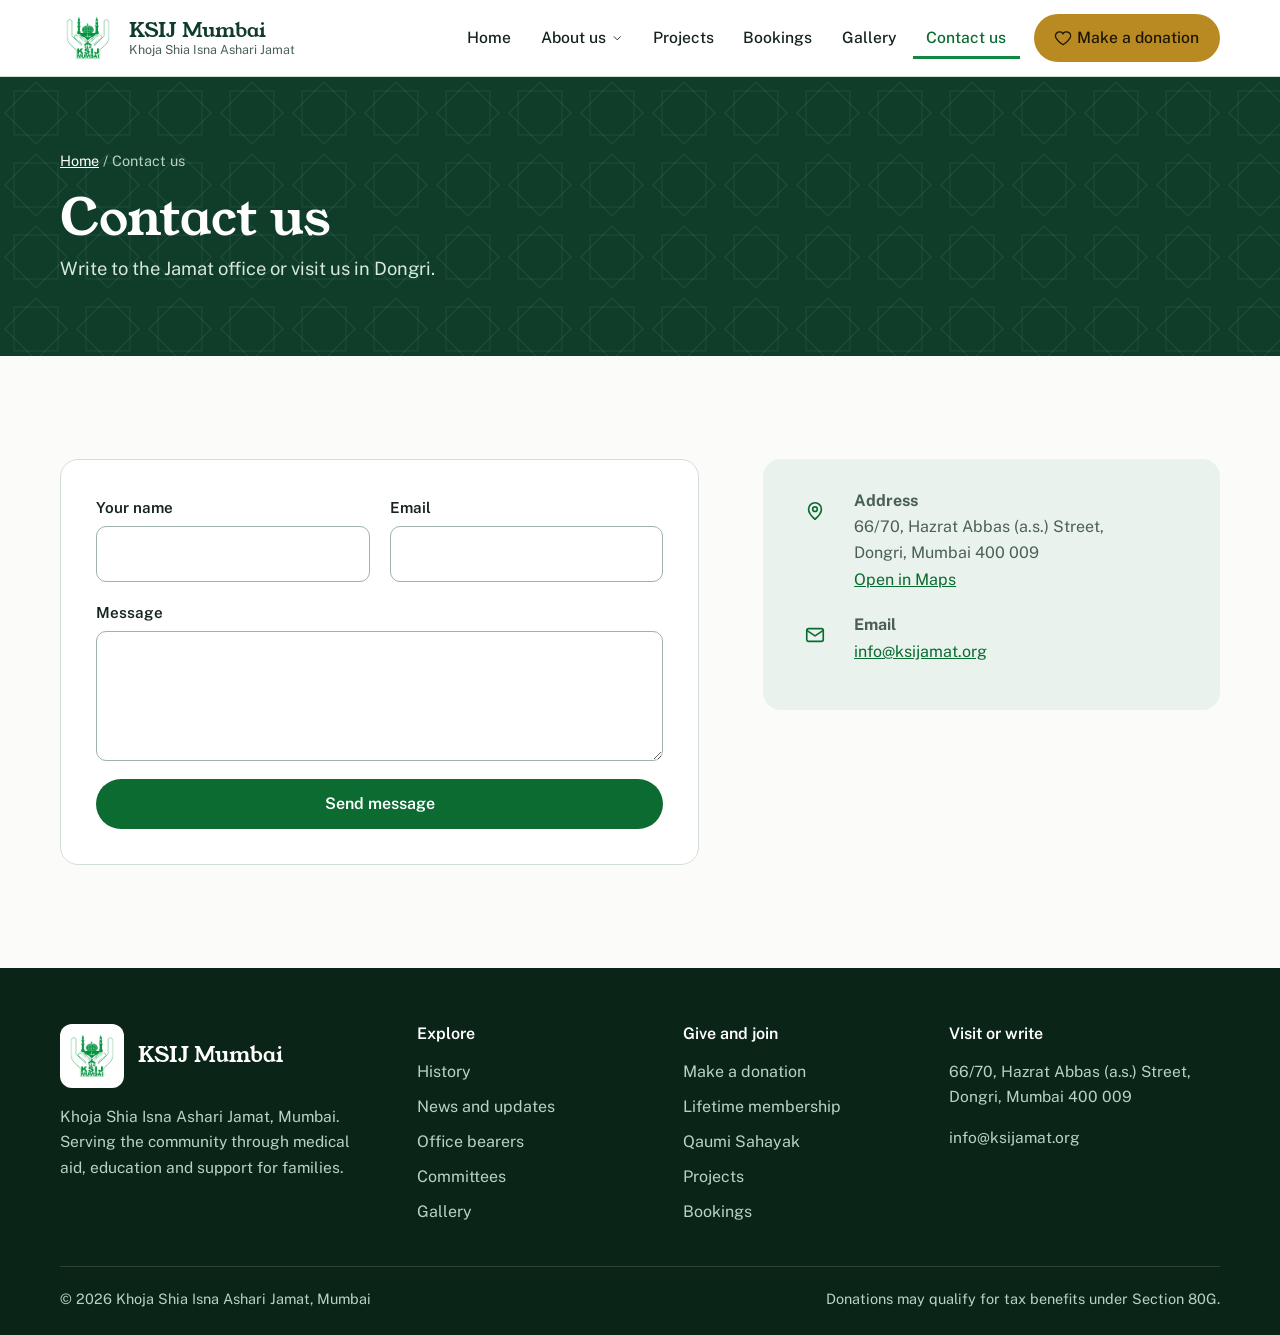
<file: contact.html>
<!doctype html>
<html lang="en">
<head>
<meta charset="utf-8">
<meta name="viewport" content="width=device-width, initial-scale=1">
<title>Contact us | KSIJ Mumbai</title>
<link rel="icon" href="assets/logo-ksij.jpg">
<link rel="preconnect" href="https://fonts.googleapis.com">
<link rel="preconnect" href="https://fonts.gstatic.com" crossorigin>
<link href="https://fonts.googleapis.com/css2?family=Public+Sans:wght@400;500;600&family=Young+Serif&display=swap" rel="stylesheet">
<link rel="stylesheet" href="styles.css">
</head>
<body data-page="contact">
<main id="main">
  <section class="page-head"><div class="wrap">
    <div class="crumbs"><a href="index.html">Home</a> / Contact us</div>
    <h1>Contact us</h1>
    <p>Write to the Jamat office or visit us in Dongri.</p>
  </div></section>
  <section class="section"><div class="wrap form-layout">
    <form class="card" data-confirm="Thanks. This message form is a front-end preview and is not sent yet." novalidate>
      <div class="form-grid">
        <div class="field"><label for="name">Your name</label><input id="name" name="name" autocomplete="name" required></div>
        <div class="field"><label for="email">Email</label><input id="email" name="email" type="email" autocomplete="email" required></div>
        <div class="field full"><label for="msg">Message</label><textarea id="msg" name="msg" required></textarea></div>
        <div class="field full"><button class="btn btn-green" type="submit">Send message</button></div>
      </div>
    </form>
    <aside class="aside-card">
      <ul class="contact-list" style="padding:0;list-style:none">
        <li><span class="ic" data-icon="pin"></span><span><b>Address</b>66/70, Hazrat Abbas (a.s.) Street,<br>Dongri, Mumbai 400 009<br><a href="https://www.google.com/maps/search/?api=1&query=66%2F70+Hazrat+Abbas+Street+Dongri+Mumbai+400009" target="_blank" rel="noopener">Open in Maps</a></span></li>
        <li><span class="ic" data-icon="mail"></span><span><b>Email</b><a href="mailto:info@ksijamat.org">info@ksijamat.org</a></span></li>
      </ul>
    </aside>
  </div></section>
</main>
<script src="app.js"></script>
</body>
</html>
</file>
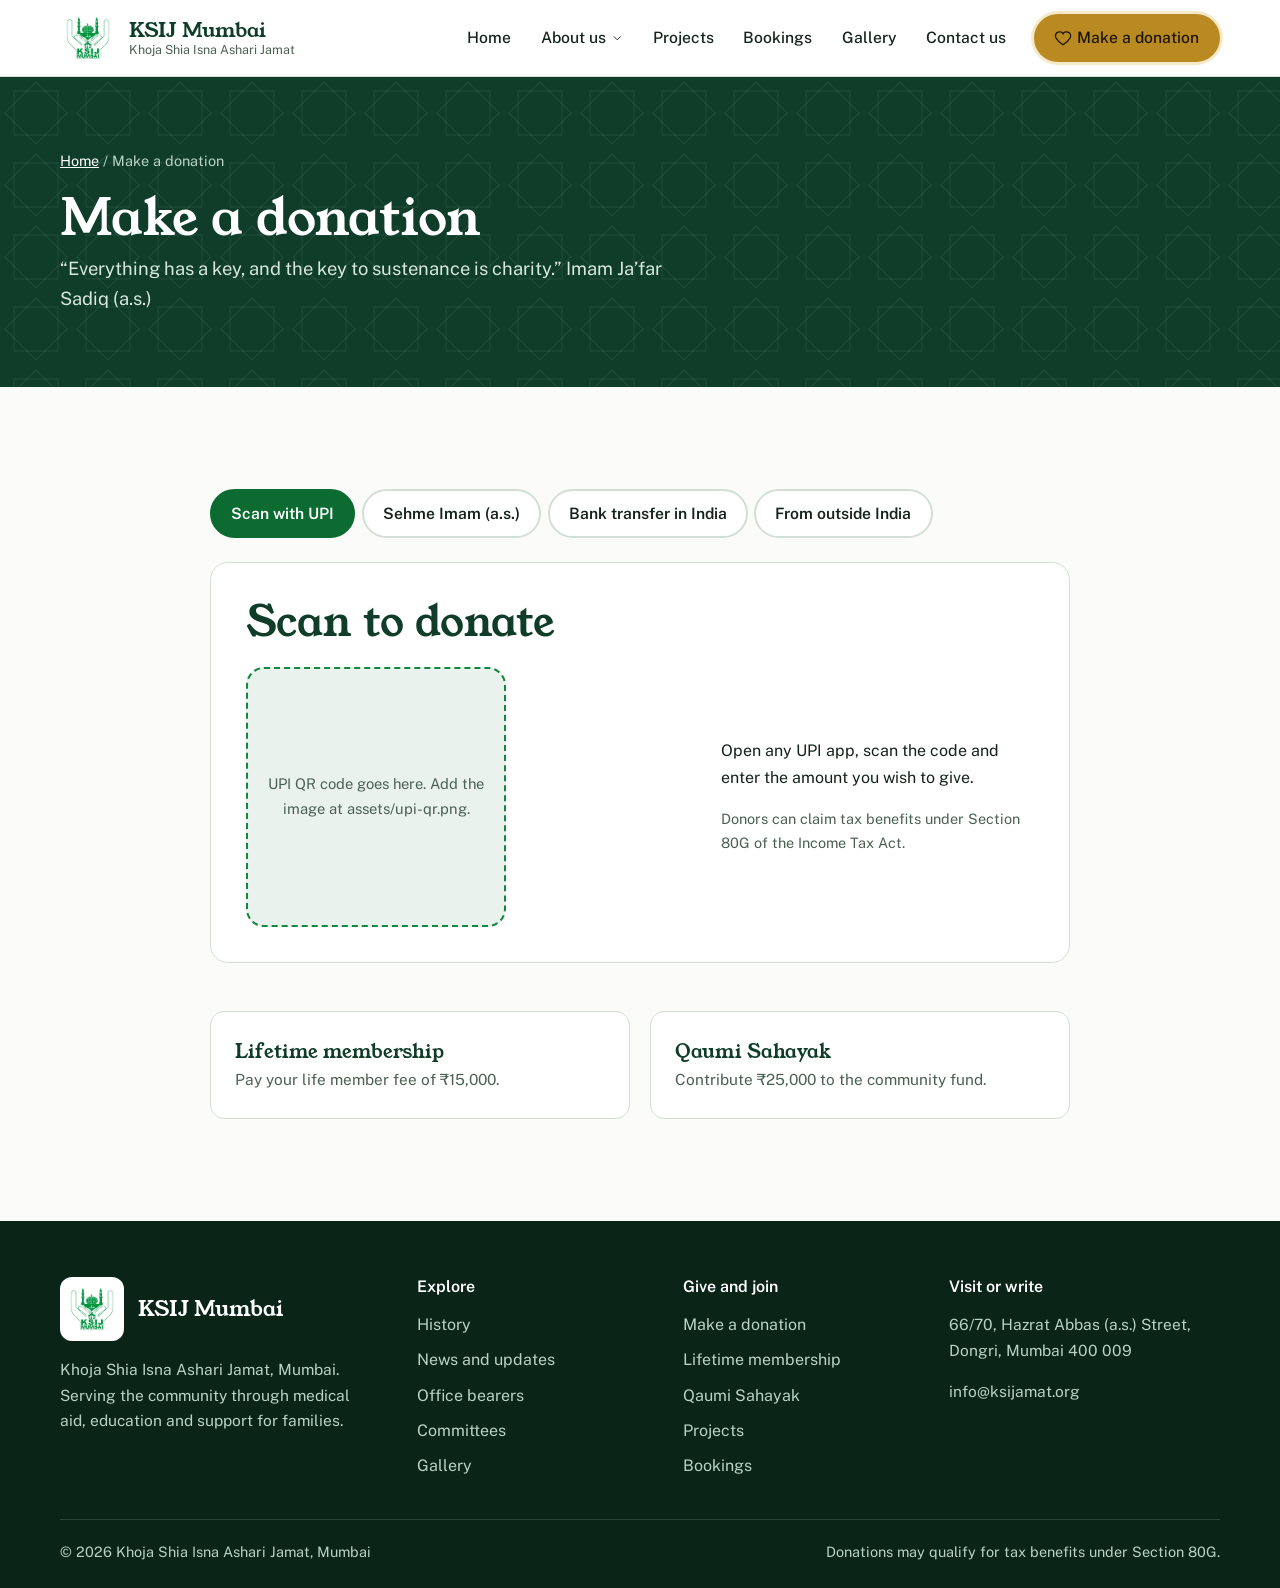
<file: donate.html>
<!doctype html>
<html lang="en">
<head>
<meta charset="utf-8">
<meta name="viewport" content="width=device-width, initial-scale=1">
<title>Make a donation | KSIJ Mumbai</title>
<link rel="icon" href="assets/logo-ksij.jpg">
<link rel="preconnect" href="https://fonts.googleapis.com">
<link rel="preconnect" href="https://fonts.gstatic.com" crossorigin>
<link href="https://fonts.googleapis.com/css2?family=Public+Sans:wght@400;500;600&family=Young+Serif&display=swap" rel="stylesheet">
<link rel="stylesheet" href="styles.css">
</head>
<body data-page="donate">
<main id="main">
  <section class="page-head"><div class="wrap">
    <div class="crumbs"><a href="index.html">Home</a> / Make a donation</div>
    <h1>Make a donation</h1>
    <p>“Everything has a key, and the key to sustenance is charity.” Imam Ja’far Sadiq (a.s.)</p>
  </div></section>

  <section class="section"><div class="wrap" style="max-width:860px">
    <div class="tabs" role="tablist" aria-label="Ways to donate">
      <button class="tab" role="tab" id="t1" aria-selected="true" aria-controls="p1">Scan with UPI</button>
      <button class="tab" role="tab" id="t2" aria-selected="false" aria-controls="p2" tabindex="-1">Sehme Imam (a.s.)</button>
      <button class="tab" role="tab" id="t3" aria-selected="false" aria-controls="p3" tabindex="-1">Bank transfer in India</button>
      <button class="tab" role="tab" id="t4" aria-selected="false" aria-controls="p4" tabindex="-1">From outside India</button>
    </div>

    <div class="card panel" id="p1" role="tabpanel" aria-labelledby="t1">
      <h2>Scan to donate</h2>
      <div class="upi-grid">
        <div class="qr">UPI QR code goes here. Add the image at assets/upi-qr.png.</div>
        <div><p>Open any UPI app, scan the code and enter the amount you wish to give.</p><p class="form-note">Donors can claim tax benefits under Section 80G of the Income Tax Act.</p></div>
      </div>
    </div>

    <div class="card panel" id="p2" role="tabpanel" aria-labelledby="t2" hidden>
      <h2>Sehme Imam (a.s.)</h2>
      <p>Please use these account details for the Sehme Imam a.s. (ATFS) account.</p>
      <dl class="bank">
        <div><dt>Branch</dt><dd>Bhat Bazar Branch</dd></div>
        <div><dt>Account name</dt><dd>Khoja Shia Ishna Ashari Jamat</dd></div>
        <div><dt>Account number</dt><dd>122301002197</dd><button class="copy" data-copy="122301002197" aria-label="Copy account number">Copy</button></div>
        <div><dt>IFSC code</dt><dd>ICIC0001223</dd><button class="copy" data-copy="ICIC0001223" aria-label="Copy IFSC code">Copy</button></div>
      </dl>
      <div class="notice"><p>The Jamat has an Ejaaza for collecting Sehme Imam from His Eminence Ayatullah Sayyid Hoseini Al Sistani (DZ).</p><p>A copy of the Ijaza is available on request at <a href="mailto:info@ksijamat.org">info@ksijamat.org</a>.</p></div>
    </div>

    <div class="card panel" id="p3" role="tabpanel" aria-labelledby="t3" hidden>
      <h2>Donate through bank</h2>
      <p>To support education, medical needs, the Abbas Orphanage or any other activity, transfer funds from your rupee account to this account.</p>
      <dl class="bank">
        <div><dt>Branch</dt><dd>Bank of Baroda, Mandvi branch, Mumbai 400003</dd></div>
        <div><dt>Account name</dt><dd>Khoja Shia Ishna Ashari Jamaat</dd></div>
        <div><dt>Account number</dt><dd>04030100015199</dd><button class="copy" data-copy="04030100015199" aria-label="Copy account number">Copy</button></div>
        <div><dt>IFSC code</dt><dd>BARB0MANDVI <span style="font-weight:400;color:var(--muted)">(fifth character is zero)</span></dd><button class="copy" data-copy="BARB0MANDVI" aria-label="Copy IFSC code">Copy</button></div>
      </dl>
      <div class="notice"><p>Donors can claim tax benefits under Section 80G of the Income Tax Act.</p><p>The Jamat also has an Ejaaza for collecting Sehme Imam from His Eminence Ayatullah Sayyid Hoseini Al Sistani (DZ).</p></div>
    </div>

    <div class="card panel" id="p4" role="tabpanel" aria-labelledby="t4" hidden>
      <h2>Donate from outside India</h2>
      <p>To give in foreign currency, use the FCRA account below. For capital projects, write to <a href="mailto:info@ksijamat.org">info@ksijamat.org</a>.</p>
      <dl class="bank">
        <div><dt>Name of the trust</dt><dd>Khoja Shia Ishnaashari Jamaat</dd></div>
        <div><dt>Address of the trust</dt><dd>66/70, Hazrat Abbas (a.s.) Street, Dongri, Mumbai, Maharashtra, India 400 009</dd></div>
        <div><dt>Account number</dt><dd>40260716267</dd><button class="copy" data-copy="40260716267" aria-label="Copy account number">Copy</button></div>
        <div><dt>Account type</dt><dd>Current</dd></div>
        <div><dt>Bank</dt><dd>State Bank of India</dd></div>
        <div><dt>Branch</dt><dd>FCRA Cell, 4th Floor, State Bank of India New Delhi Main Branch (NDMB), 11 Sansad Marg, New Delhi 110 001</dd></div>
        <div><dt>Purpose code</dt><dd>P1303</dd></div>
        <div><dt>SWIFT code</dt><dd>SBININBB104</dd><button class="copy" data-copy="SBININBB104" aria-label="Copy SWIFT code">Copy</button></div>
        <div><dt>IFSC code</dt><dd>SBIN0000691</dd><button class="copy" data-copy="SBIN0000691" aria-label="Copy IFSC code">Copy</button></div>
        <div><dt>FCRA registration</dt><dd>083781054, dated 17/04/2006</dd></div>
      </dl>
      <div class="notice"><p><b>Please state the purpose of your remittance</b> and email us the MT103 or debit advice. Choose one: Educational or Social.</p></div>
    </div>

    <div class="ways">
      <a href="membership.html"><b>Lifetime membership</b><span>Pay your life member fee of ₹15,000.</span></a>
      <a href="qaumi-sahayak.html"><b>Qaumi Sahayak</b><span>Contribute ₹25,000 to the community fund.</span></a>
    </div>
  </div></section>
</main>
<script src="app.js"></script>
</body>
</html>
</file>
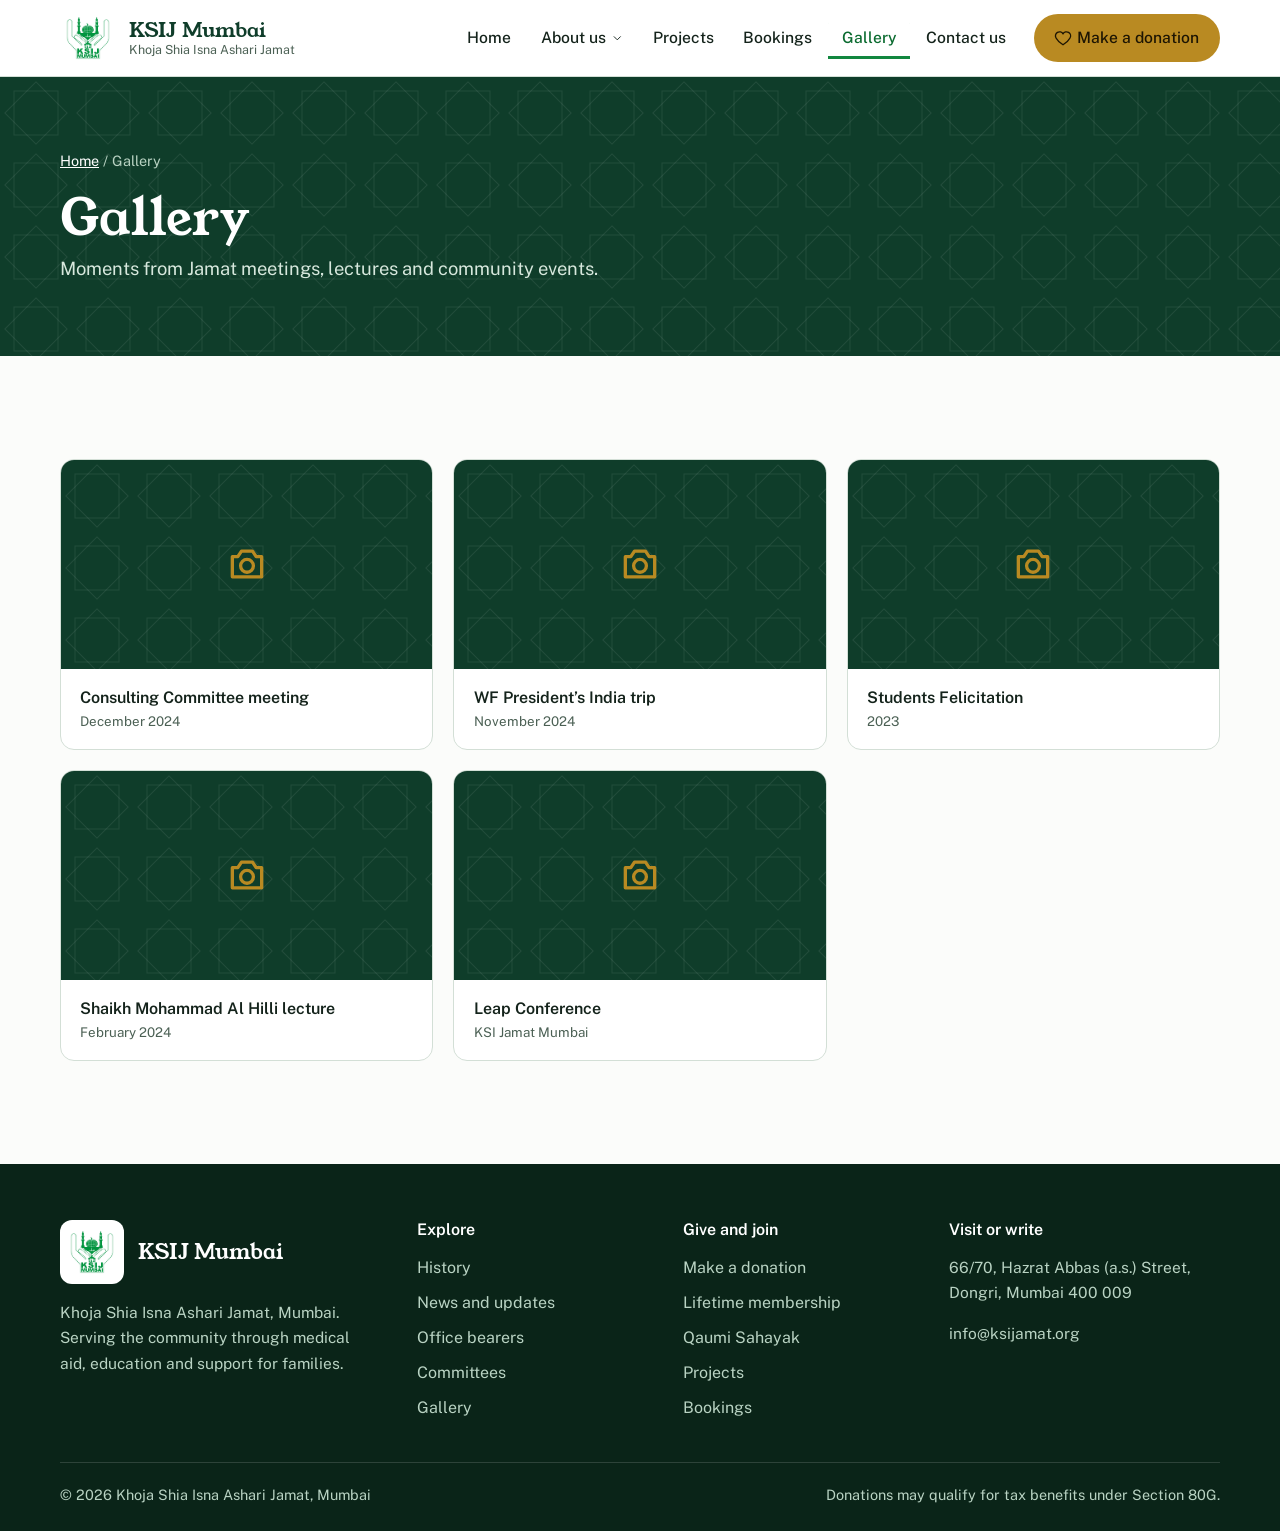
<file: gallery.html>
<!doctype html>
<html lang="en">
<head>
<meta charset="utf-8">
<meta name="viewport" content="width=device-width, initial-scale=1">
<title>Gallery | KSIJ Mumbai</title>
<link rel="icon" href="assets/logo-ksij.jpg">
<link rel="preconnect" href="https://fonts.googleapis.com">
<link rel="preconnect" href="https://fonts.gstatic.com" crossorigin>
<link href="https://fonts.googleapis.com/css2?family=Public+Sans:wght@400;500;600&family=Young+Serif&display=swap" rel="stylesheet">
<link rel="stylesheet" href="styles.css">
</head>
<body data-page="gallery">
<main id="main">
  <section class="page-head"><div class="wrap">
    <div class="crumbs"><a href="index.html">Home</a> / Gallery</div>
    <h1>Gallery</h1>
    <p>Moments from Jamat meetings, lectures and community events.</p>
  </div></section>
  <section class="section"><div class="wrap">
    <!-- Replace each .ph with <img src="assets/photo.jpg" alt="..."> when photos are ready -->
    <div class="gallery">
      <figure><div class="ph" data-icon="camera"></div><figcaption>Consulting Committee meeting<small>December 2024</small></figcaption></figure>
      <figure><div class="ph" data-icon="camera"></div><figcaption>WF President’s India trip<small>November 2024</small></figcaption></figure>
      <figure><div class="ph" data-icon="camera"></div><figcaption>Students Felicitation<small>2023</small></figcaption></figure>
      <figure><div class="ph" data-icon="camera"></div><figcaption>Shaikh Mohammad Al Hilli lecture<small>February 2024</small></figcaption></figure>
      <figure><div class="ph" data-icon="camera"></div><figcaption>Leap Conference<small>KSI Jamat Mumbai</small></figcaption></figure>
    </div>
  </div></section>
</main>
<script src="app.js"></script>
</body>
</html>
</file>
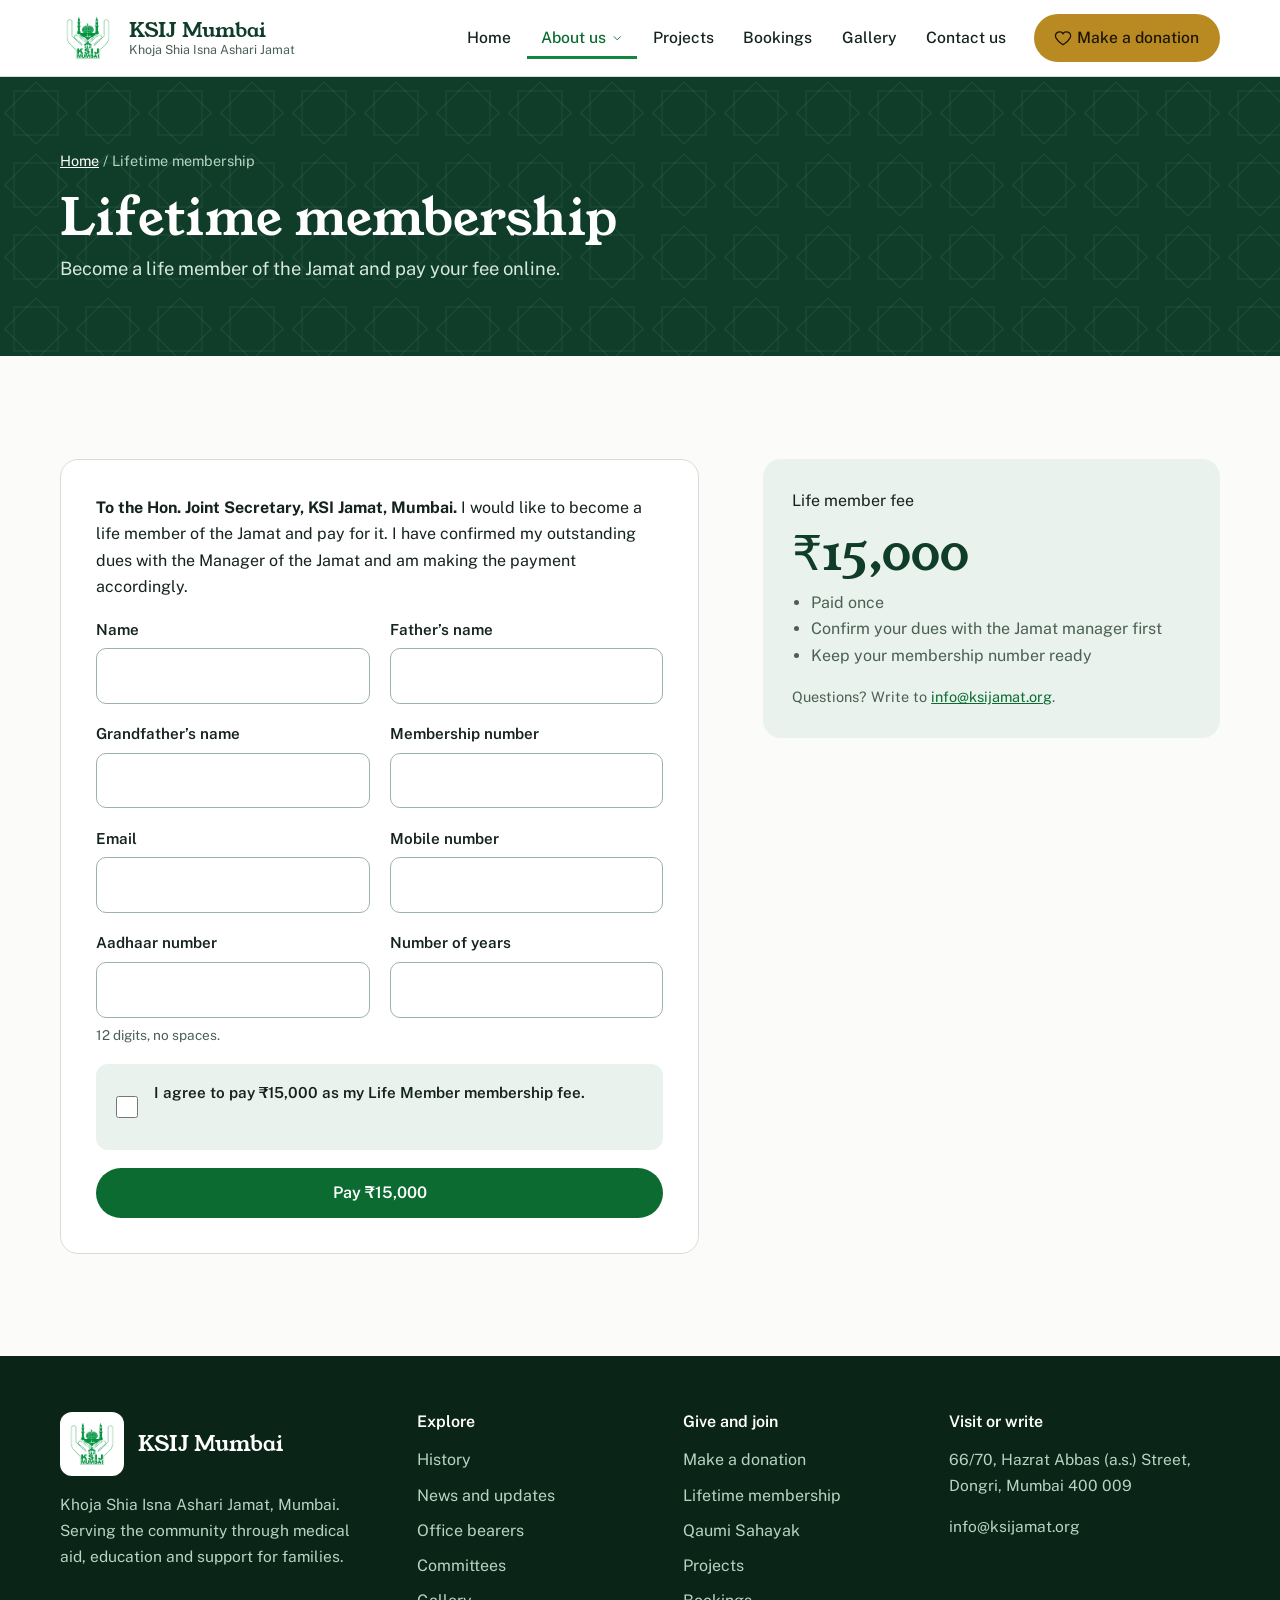
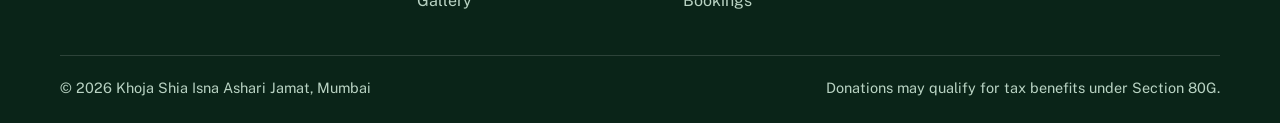
<file: membership.html>
<!doctype html>
<html lang="en">
<head>
<meta charset="utf-8">
<meta name="viewport" content="width=device-width, initial-scale=1">
<title>Lifetime membership | KSIJ Mumbai</title>
<link rel="icon" href="assets/logo-ksij.jpg">
<link rel="preconnect" href="https://fonts.googleapis.com">
<link rel="preconnect" href="https://fonts.gstatic.com" crossorigin>
<link href="https://fonts.googleapis.com/css2?family=Public+Sans:wght@400;500;600&family=Young+Serif&display=swap" rel="stylesheet">
<link rel="stylesheet" href="styles.css">
</head>
<body data-page="membership">
<main id="main">
  <section class="page-head"><div class="wrap">
    <div class="crumbs"><a href="index.html">Home</a> / Lifetime membership</div>
    <h1>Lifetime membership</h1>
    <p>Become a life member of the Jamat and pay your fee online.</p>
  </div></section>
  <section class="section"><div class="wrap form-layout">
    <form class="card" data-confirm="Payment is not connected yet. This form is a front-end preview." novalidate>
      <p><b>To the Hon. Joint Secretary, KSI Jamat, Mumbai.</b> I would like to become a life member of the Jamat and pay for it. I have confirmed my outstanding dues with the Manager of the Jamat and am making the payment accordingly.</p>
      <div class="form-grid">
        <div class="field"><label for="name">Name</label><input id="name" name="name" autocomplete="name" required></div>
        <div class="field"><label for="father">Father’s name</label><input id="father" name="father" required></div>
        <div class="field"><label for="grand">Grandfather’s name</label><input id="grand" name="grand" required></div>
        <div class="field"><label for="memno">Membership number</label><input id="memno" name="memno" required></div>
        <div class="field"><label for="email">Email</label><input id="email" name="email" type="email" autocomplete="email" required></div>
        <div class="field"><label for="mobile">Mobile number</label><input id="mobile" name="mobile" type="tel" inputmode="numeric" autocomplete="tel" pattern="[0-9+ ]{10,14}" required></div>
        <div class="field"><label for="aadhaar">Aadhaar number</label><input id="aadhaar" name="aadhaar" inputmode="numeric" pattern="[0-9]{12}" maxlength="12" required><span class="hint">12 digits, no spaces.</span></div>
        <div class="field"><label for="years">Number of years</label><input id="years" name="years" type="number" min="1" required></div>
        <div class="field full"><label class="check"><input type="checkbox" required><span>I agree to pay ₹15,000 as my Life Member membership fee.</span></label></div>
        <div class="field full"><button class="btn btn-green" type="submit">Pay ₹15,000</button></div>
      </div>
    </form>
    <aside class="aside-card">
      <p>Life member fee</p>
      <span class="amount">₹15,000</span>
      <ul><li>Paid once</li><li>Confirm your dues with the Jamat manager first</li><li>Keep your membership number ready</li></ul>
      <p class="form-note">Questions? Write to <a href="mailto:info@ksijamat.org">info@ksijamat.org</a>.</p>
    </aside>
  </div></section>
</main>
<script src="app.js"></script>
</body>
</html>
</file>
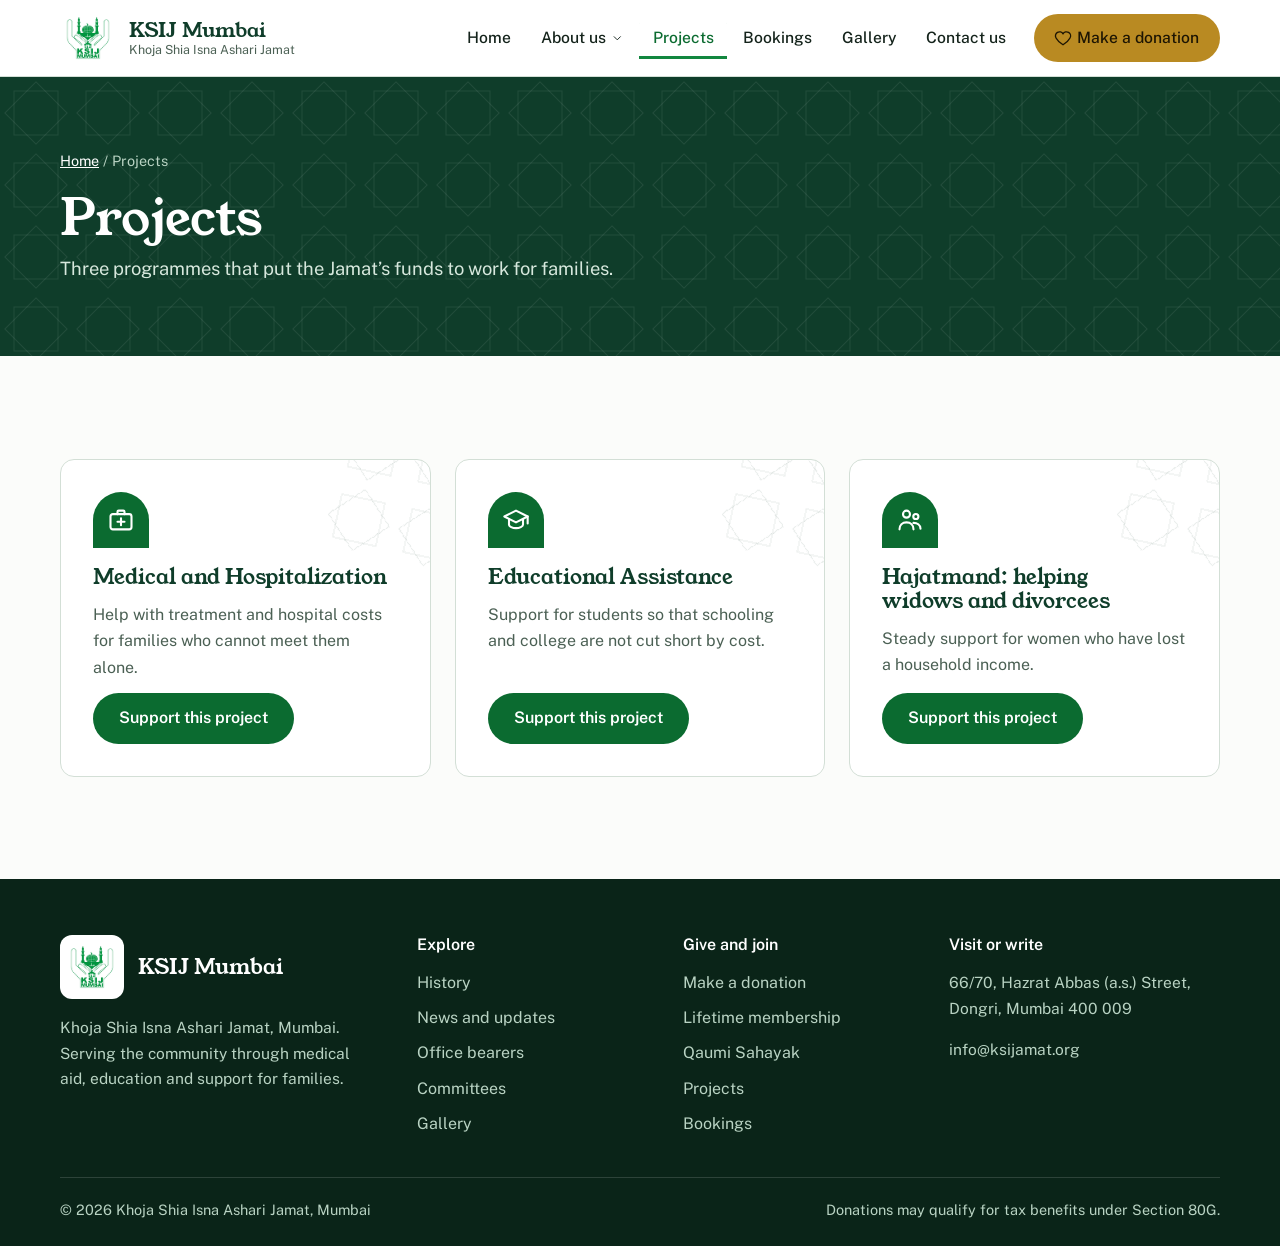
<file: projects.html>
<!doctype html>
<html lang="en">
<head>
<meta charset="utf-8">
<meta name="viewport" content="width=device-width, initial-scale=1">
<title>Projects | KSIJ Mumbai</title>
<link rel="icon" href="assets/logo-ksij.jpg">
<link rel="preconnect" href="https://fonts.googleapis.com">
<link rel="preconnect" href="https://fonts.gstatic.com" crossorigin>
<link href="https://fonts.googleapis.com/css2?family=Public+Sans:wght@400;500;600&family=Young+Serif&display=swap" rel="stylesheet">
<link rel="stylesheet" href="styles.css">
</head>
<body data-page="projects">
<main id="main">
  <section class="page-head"><div class="wrap">
    <div class="crumbs"><a href="index.html">Home</a> / Projects</div>
    <h1>Projects</h1>
    <p>Three programmes that put the Jamat’s funds to work for families.</p>
  </div></section>
  <section class="section"><div class="wrap">
    <div class="projects">
      <article class="project"><span class="ic" data-icon="medical"></span><h3>Medical and Hospitalization</h3><p>Help with treatment and hospital costs for families who cannot meet them alone.</p><a class="btn btn-green" href="donate.html">Support this project</a></article>
      <article class="project"><span class="ic" data-icon="cap"></span><h3>Educational Assistance</h3><p>Support for students so that schooling and college are not cut short by cost.</p><a class="btn btn-green" href="donate.html">Support this project</a></article>
      <article class="project"><span class="ic" data-icon="family"></span><h3>Hajatmand: helping widows and divorcees</h3><p>Steady support for women who have lost a household income.</p><a class="btn btn-green" href="donate.html">Support this project</a></article>
    </div>
  </div></section>
</main>
<script src="app.js"></script>
</body>
</html>
</file>
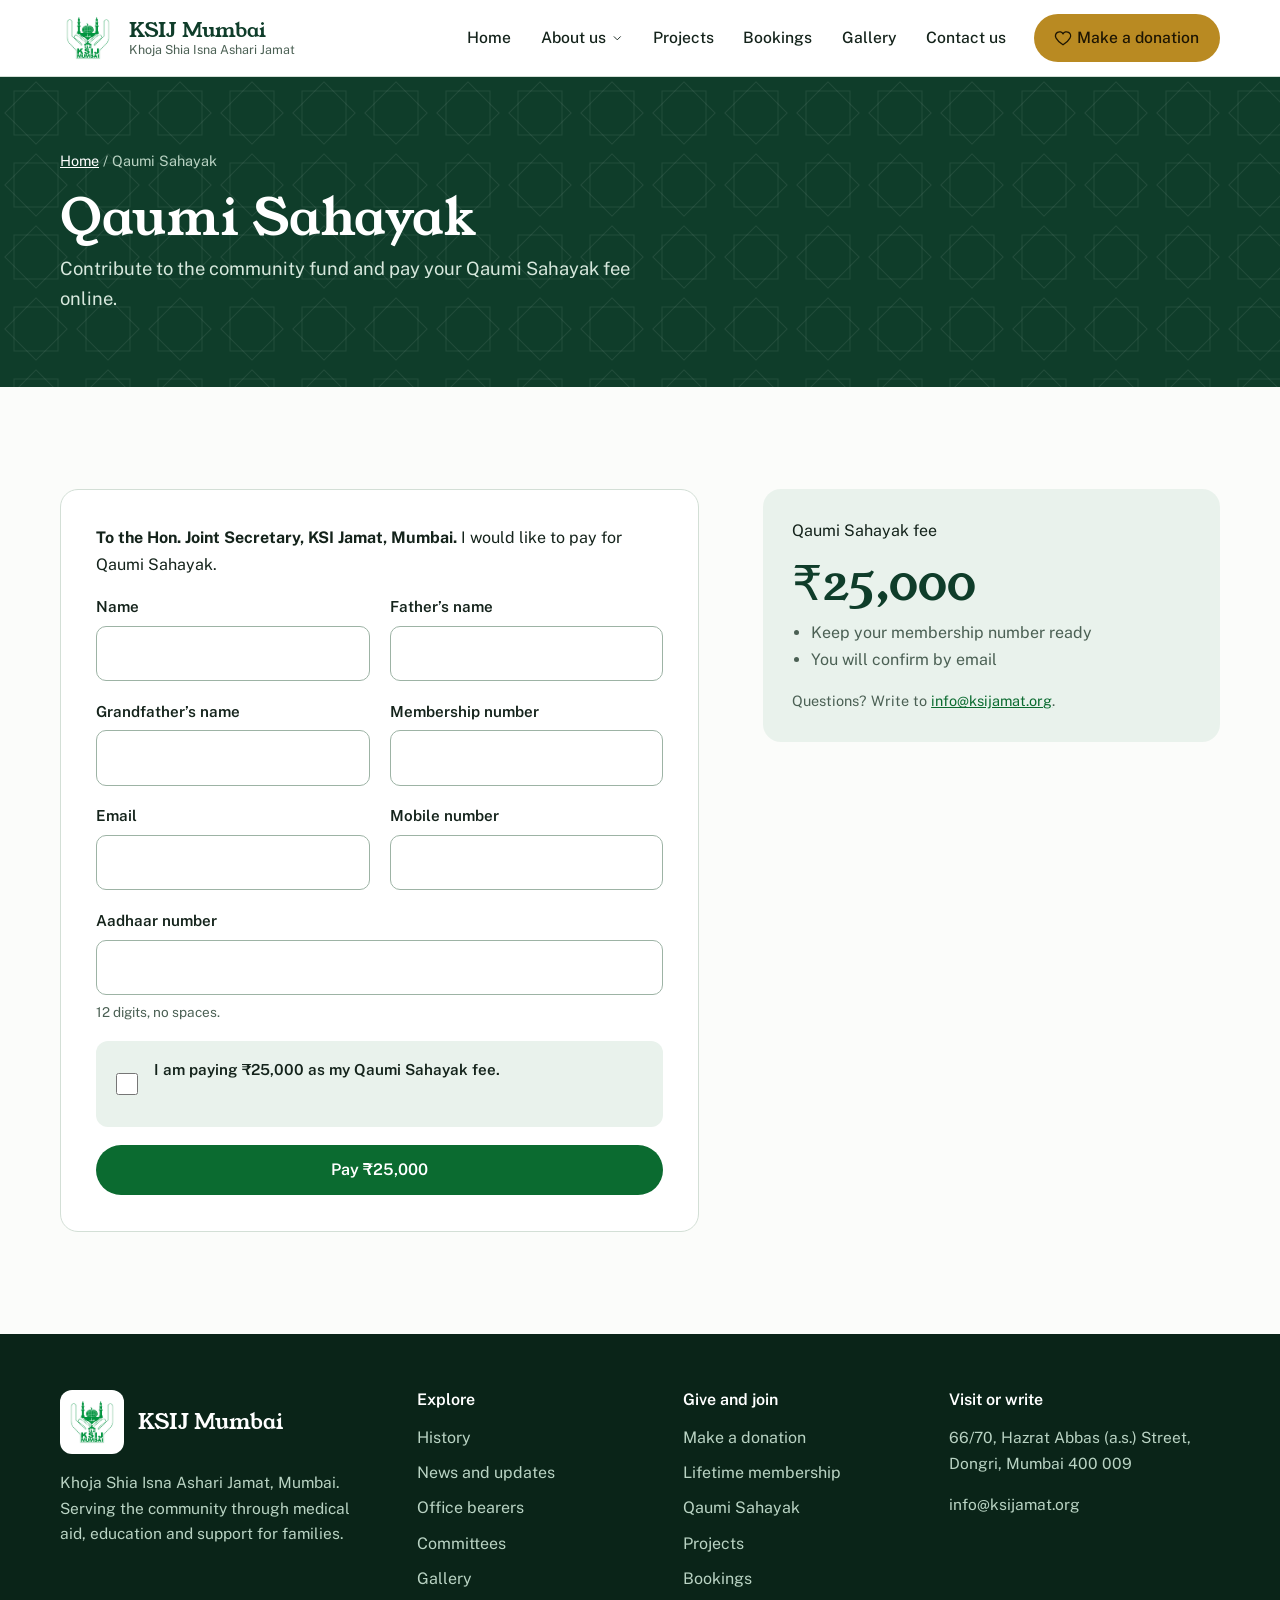
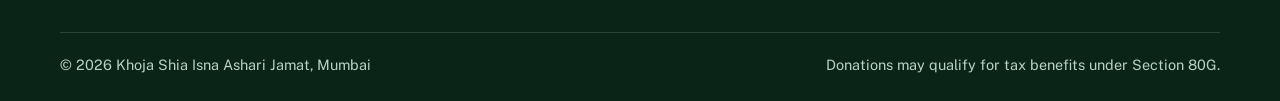
<file: qaumi-sahayak.html>
<!doctype html>
<html lang="en">
<head>
<meta charset="utf-8">
<meta name="viewport" content="width=device-width, initial-scale=1">
<title>Qaumi Sahayak | KSIJ Mumbai</title>
<link rel="icon" href="assets/logo-ksij.jpg">
<link rel="preconnect" href="https://fonts.googleapis.com">
<link rel="preconnect" href="https://fonts.gstatic.com" crossorigin>
<link href="https://fonts.googleapis.com/css2?family=Public+Sans:wght@400;500;600&family=Young+Serif&display=swap" rel="stylesheet">
<link rel="stylesheet" href="styles.css">
</head>
<body data-page="qaumi">
<main id="main">
  <section class="page-head"><div class="wrap">
    <div class="crumbs"><a href="index.html">Home</a> / Qaumi Sahayak</div>
    <h1>Qaumi Sahayak</h1>
    <p>Contribute to the community fund and pay your Qaumi Sahayak fee online.</p>
  </div></section>
  <section class="section"><div class="wrap form-layout">
    <form class="card" data-confirm="Payment is not connected yet. This form is a front-end preview." novalidate>
      <p><b>To the Hon. Joint Secretary, KSI Jamat, Mumbai.</b> I would like to pay for Qaumi Sahayak.</p>
      <div class="form-grid">
        <div class="field"><label for="name">Name</label><input id="name" name="name" autocomplete="name" required></div>
        <div class="field"><label for="father">Father’s name</label><input id="father" name="father" required></div>
        <div class="field"><label for="grand">Grandfather’s name</label><input id="grand" name="grand" required></div>
        <div class="field"><label for="memno">Membership number</label><input id="memno" name="memno" required></div>
        <div class="field"><label for="email">Email</label><input id="email" name="email" type="email" autocomplete="email" required></div>
        <div class="field"><label for="mobile">Mobile number</label><input id="mobile" name="mobile" type="tel" inputmode="numeric" autocomplete="tel" pattern="[0-9+ ]{10,14}" required></div>
        <div class="field full"><label for="aadhaar">Aadhaar number</label><input id="aadhaar" name="aadhaar" inputmode="numeric" pattern="[0-9]{12}" maxlength="12" required><span class="hint">12 digits, no spaces.</span></div>
        <div class="field full"><label class="check"><input type="checkbox" required><span>I am paying ₹25,000 as my Qaumi Sahayak fee.</span></label></div>
        <div class="field full"><button class="btn btn-green" type="submit">Pay ₹25,000</button></div>
      </div>
    </form>
    <aside class="aside-card">
      <p>Qaumi Sahayak fee</p>
      <span class="amount">₹25,000</span>
      <ul><li>Keep your membership number ready</li><li>You will confirm by email</li></ul>
      <p class="form-note">Questions? Write to <a href="mailto:info@ksijamat.org">info@ksijamat.org</a>.</p>
    </aside>
  </div></section>
</main>
<script src="app.js"></script>
</body>
</html>
</file>
<file: portal.css>
:root {
  --white: #ffffff;
  --mint: #f1f7f3;
  --mint-2: #e1efe6;
  --ink: #0d2217;
  --ink2: #3f5a49;
  --muted: #56705f;
  --green: #12873f;
  --green-text: #0e7a38;
  --forest: #0b3d22;
  --forest-2: #07301a;
  --hair: rgba(13,34,23,.14);
  --hair-w: rgba(255,255,255,.2);
  --display: "Syne", "Helvetica Neue", Arial, sans-serif;
  --text: "Sora", system-ui, sans-serif;
  --nav: 60px;
  --gutter: max(clamp(16px, 4vw, 64px), calc((100vw - 1240px) / 2));
  --p: 0;
  --star: url("data:image/svg+xml,%3Csvg xmlns='http://www.w3.org/2000/svg' width='72' height='72' viewBox='0 0 72 72'%3E%3Cg fill='none' stroke='%23fff' stroke-opacity='.07'%3E%3Crect x='14' y='14' width='44' height='44'/%3E%3Crect x='14' y='14' width='44' height='44' transform='rotate(45 36 36)'/%3E%3C/g%3E%3C/svg%3E");
}
*, *::before, *::after { box-sizing: border-box; }
html { background: var(--white); scroll-behavior: smooth; scroll-padding-top: 76px; }
body { margin: 0; background: var(--white); color: var(--ink); font: 400 14px/1.65 var(--text); -webkit-font-smoothing: antialiased; overflow-x: hidden; }
img { display: block; max-width: 100%; }
a { color: inherit; }
h1, h2, h3 { font-family: var(--display); font-weight: 700; letter-spacing: -.025em; line-height: 1.05; margin: 0; }
:focus-visible { outline: 2px solid var(--green); outline-offset: 4px; }
.skip { position: absolute; left: -999px; top: 8px; z-index: 100; background: var(--forest); color: #fff; padding: .6rem 1rem; }
.skip:focus { left: 8px; }
.label, .lab, .tag, .meta, th, .hint, .foot, .code { font: 500 10.5px/1.4 var(--text); text-transform: uppercase; letter-spacing: .14em; }
.label { color: var(--green-text); margin: 0 0 1.5rem; }

/* Nav */
.nav { position: fixed; inset: 0 0 auto 0; height: var(--nav); z-index: 50; display: flex; align-items: center; justify-content: space-between; gap: 1rem; padding: 0 var(--gutter); background: rgba(255,255,255,.92); -webkit-backdrop-filter: blur(14px) saturate(1.4); backdrop-filter: blur(14px) saturate(1.4); border-bottom: 1px solid var(--hair); }
.brandset { display: flex; align-items: center; gap: .9rem; }
.mark { font: 800 15px/1 var(--display); letter-spacing: -.02em; color: var(--forest); }
.mark i { color: var(--green); font-style: normal; }
.logos { display: flex; align-items: center; text-decoration: none; }
.lg { display: block; width: 40px; height: 40px; overflow: hidden; flex: none; }
.lg img { width: 100%; height: 100%; object-fit: cover; }
.lg.k img { transform: scale(1.34); }
.mark { text-decoration: none; margin-left: .7rem; }
.nav nav { display: flex; gap: clamp(14px, 2.4vw, 34px); }
.nav nav a { font: 500 10.5px/1 var(--text); text-transform: uppercase; letter-spacing: .14em; text-decoration: none; padding: 1.2rem 0; color: var(--ink); background: linear-gradient(var(--green), var(--green)) left bottom / 0 2px no-repeat; transition: color .2s, background-size .25s; }
.nav nav a:hover { color: var(--green-text); background-size: 100% 2px; }
.pill { font: 600 10.5px/1 var(--text); text-transform: uppercase; letter-spacing: .14em; text-decoration: none; padding: .9rem 1.4rem; border-radius: 999px; background: var(--green); color: #fff; transition: background-color .2s; white-space: nowrap; }
.pill:hover { background: var(--forest); }
.right { display: flex; align-items: center; gap: .6rem; }
.burger { display: none; width: 44px; height: 44px; border: 1px solid var(--hair); border-radius: 50%; background: #fff; cursor: pointer; align-items: center; justify-content: center; color: var(--forest); }
.burger svg { width: 20px; height: 20px; }
.progress { position: absolute; left: 0; right: 0; bottom: -1px; height: 2px; }
.progress i { display: block; height: 100%; background: var(--green); transform-origin: left; transform: scaleX(var(--sp, 0)); }
@media (max-width: 860px) {
  .burger { display: inline-flex; }
  .nav nav { display: none; position: absolute; top: 100%; left: 0; right: 0; flex-direction: column; gap: 0; background: #fff; padding: .5rem var(--gutter) 1rem; border-bottom: 1px solid var(--hair); }
  .nav.open nav { display: flex; }
  .nav nav a { padding: 1rem 0; border-bottom: 1px solid var(--hair); background: none; font-size: 12px; }
}
@media (max-width: 420px) { .mark { display: none; } }

/* Portal hero */
.hero { height: 250vh; position: relative; }
.stage { position: sticky; top: 0; height: 100vh; overflow: hidden; isolation: isolate; background: var(--forest); color: #fff; }
.stage > * { position: absolute; }
.stage { --D: min(40vh, 46vw, 400px); }
.img { inset: 0; background: url("assets/hero.svg") center / cover no-repeat; transform: translateY(calc(7% * (1 - var(--p)))) scale(calc(1.14 - .14 * var(--p))); will-change: transform; }
.wash { inset: 0; background: linear-gradient(115deg, #12873f, #ffffff); mix-blend-mode: overlay; opacity: calc(.34 * var(--p)); }
.veil { inset: 0; background: radial-gradient(ellipse at 50% 50%, rgba(3,21,10,.30) 0%, rgba(3,21,10,.5) 55%, rgba(3,21,10,.86) 100%); }
.panel { top: 0; bottom: 0; width: 50%; background-color: var(--forest); background-image: var(--star); will-change: transform; overflow: hidden; }
.panel-l { left: 0; transform: translateX(calc(-102% * var(--o, 0))); }
.panel-r { right: 0; transform: translateX(calc(102% * var(--o, 0))); }
/* The Jamat seal is one circle cut across both panels: the hands part as the doors open. */
.seal { position: absolute; width: var(--D); height: var(--D); top: calc(40% - var(--D) / 2); border-radius: 50%; background: #fff; box-shadow: 0 0 0 9px var(--forest), 0 0 0 10px rgba(255,255,255,.45); overflow: hidden; }
.seal img { width: 100%; height: 100%; object-fit: contain; padding: 7%; }
.panel-l .seal { right: calc(var(--D) / -2); }
.panel-r .seal { left: calc(var(--D) / -2); }
.door { animation: sealin 1.1s .1s cubic-bezier(.2,.7,.2,1) both; }
@keyframes sealin { from { opacity: 0; scale: .9; } }
.dot { width: 9px; height: 9px; border-radius: 50%; left: 50%; top: 50%; margin: -4px 0 0 -4px; background: #fff; }
.dot-a { transform: translate(calc(var(--o, 0) * -42vw), calc(var(--o, 0) * -30vh)); }
.dot-b { background: #7fe0a6; transform: translate(calc(var(--o, 0) * 42vw), calc(var(--o, 0) * 30vh)); }
.title { left: 0; right: 0; top: calc(77% - 29% * var(--o, 0)); margin: 0; display: flex; justify-content: center; align-items: baseline; gap: .28em; font-weight: 800; font-size: clamp(26px, 4.8vw, 84px); line-height: 1; white-space: nowrap; color: #fff; letter-spacing: calc(.02em - .07em * var(--p)); transform: translateY(-50%) scale(calc(1 + .1 * var(--p))); will-change: transform; }
.title span { display: inline-block; will-change: transform; }
.t-a { transform: translateX(calc(-8% * var(--p))); }
.t-b { transform: translateX(calc(8% * var(--p))); }
.meta { margin: 0; color: rgba(255,255,255,.82); }
.meta.tl { top: calc(var(--nav) + 20px); left: var(--gutter); }
.meta.tr { top: calc(var(--nav) + 20px); right: var(--gutter); }
.meta.bl { bottom: 28px; left: var(--gutter); opacity: calc(1 - var(--p) * 4); display: flex; align-items: center; gap: .8rem; }
.meta.bl::after { content: ""; width: 1px; height: 34px; background: #fff; transform-origin: top; animation: cue 1.8s ease-in-out infinite; }
@keyframes cue { 0% { transform: scaleY(0); } 60% { transform: scaleY(1); } 100% { transform: scaleY(1); opacity: 0; } }
.meta.br { bottom: 28px; right: var(--gutter); text-align: right; }
@media (max-width: 640px) { .meta.br { display: none; } .title { font-size: 8.6vw; } }

/* Statement fold */
.fold { min-height: 100vh; position: relative; display: grid; align-items: center; padding: clamp(64px, 11vh, 120px) var(--gutter); overflow: hidden; }
.fold-in { position: relative; z-index: 1; max-width: 1100px; }
.statement { font: 600 clamp(22px, 2.6vw, 40px)/1.2 var(--display); letter-spacing: -.025em; max-width: 22ch; margin: 0 0 2rem; color: var(--forest); }
.statement em { font-style: normal; color: var(--green); }
.numeral { font: 800 clamp(96px, 14vw, 210px)/.9 var(--display); margin: 0 0 2rem; color: transparent; -webkit-text-stroke: 1.5px rgba(18,135,63,.55); letter-spacing: -.04em; }
.fine { max-width: 52ch; color: var(--ink2); font-size: 14px; margin: 0; }
.orb { position: absolute; z-index: 0; right: -14vw; top: 50%; width: min(36vw, 480px); aspect-ratio: 1; border-radius: 50%; background: var(--mint); border: 1px solid var(--mint-2); object-fit: contain; padding: 6%; opacity: .95; transform: translateY(calc(-50% + var(--d, 0) * 80px)) rotate(calc(var(--d, 0) * 40deg)); will-change: transform; }
@media (max-width: 760px) { .orb { width: 70vw; right: -30vw; top: 30%; opacity: .7; } }

/* Releases */
.releases { display: grid; grid-template-columns: 1fr 1fr; gap: clamp(32px, 6vw, 96px); align-items: center; padding: clamp(64px, 11vh, 120px) var(--gutter); background: var(--mint); min-height: 100vh; }
.releases h2 { font-size: clamp(28px, 3.5vw, 52px); margin-bottom: 1.25rem; max-width: 12ch; color: var(--forest); }
.lede { color: var(--ink2); max-width: 40ch; font-size: 15px; margin: 0 0 2rem; }
.btns { display: flex; flex-wrap: wrap; gap: .75rem; }
.btn { font: 600 11px/1 var(--text); text-transform: uppercase; letter-spacing: .14em; text-decoration: none; padding: 1.05rem 1.6rem; border: 1px solid var(--forest); color: var(--forest); border-radius: 999px; transition: background-color .2s, color .2s, border-color .2s; min-height: 46px; display: inline-flex; align-items: center; }
.btn:hover { background: var(--forest); color: #fff; }
.btn.solid { background: var(--green); border-color: var(--green); color: #fff; }
.btn.solid:hover { background: var(--forest); border-color: var(--forest); }
.rel-deck { justify-self: center; width: min(100%, 400px); }
.deck { position: relative; aspect-ratio: 1; touch-action: pan-y; cursor: grab; user-select: none; -webkit-user-select: none; outline-offset: 12px; }
.deck:active { cursor: grabbing; }
.card { --art: var(--green); --art2: var(--forest); position: absolute; inset: 0; background: #fff; color: var(--ink); border: 1px solid var(--mint-2); border-radius: 10px; padding: clamp(18px, 4vw, 30px); display: flex; flex-direction: column; box-shadow: 0 22px 44px rgba(11,61,34,.22); transition: transform .45s cubic-bezier(.2,.7,.2,1), opacity .45s; will-change: transform; overflow: hidden; }
.card.dk { --art: #7fe0a6; --art2: #fff; background-color: var(--forest); background-image: var(--star); color: #fff; border-color: var(--forest); }
.card.drag { transition: none; }
.card .code { color: var(--green-text); margin: 0; }
.card.dk .code { color: #8be7b0; }
.card .art { position: absolute; right: -8%; top: 8%; width: 62%; color: var(--art); pointer-events: none; }
.card h3 { margin-top: auto; font-size: clamp(24px, 3.4vw, 34px); max-width: 12ch; position: relative; }
.card.dk h3 { color: #fff; }
.card .desc { color: var(--ink2); font-size: 13.5px; line-height: 1.6; margin: .75rem 0 1.25rem; max-width: 34ch; position: relative; }
.card.dk .desc { color: rgba(255,255,255,.82); }
.card .foot { margin: 0; color: var(--ink2); display: flex; align-items: center; gap: .6rem; }
.card.dk .foot { color: rgba(255,255,255,.82); }
.dot-i { width: 6px; height: 6px; border-radius: 50%; background: var(--green); }
.card.dk .dot-i { background: #7fe0a6; }
.hint { color: var(--muted); margin: 2rem 0 .9rem; text-align: center; }
.dots { display: flex; justify-content: center; gap: 8px; }
.dots i { width: 6px; height: 6px; border-radius: 50%; background: rgba(13,34,23,.2); transition: background-color .2s, transform .2s; }
.dots i.on { background: var(--green); transform: scale(1.5); }
@media (max-width: 860px) { .releases { grid-template-columns: 1fr; min-height: 0; } }

/* Roster */
.roster { padding: clamp(64px, 11vh, 120px) var(--gutter) 8vh; }
.roster h2 { font-size: clamp(26px, 3vw, 42px); margin-bottom: 2rem; color: var(--forest); }
.roster h2.sub { margin-top: 6rem; }
.rows { list-style: none; margin: 0; padding: 0; border-top: 1px solid var(--hair); }
.rows li { display: grid; grid-template-columns: 220px 1fr auto; gap: 1rem 2rem; align-items: center; padding: 1.3rem 0; border-bottom: 1px solid var(--hair); position: relative; transition: padding-left .3s, background-color .3s; }
.rows li::before { content: ""; position: absolute; left: 0; top: -1px; bottom: -1px; width: 3px; background: var(--green); transform: scaleY(0); transition: transform .3s; }
.rows li:hover { padding-left: 1.1rem; background: var(--mint); }
.rows li:hover::before { transform: scaleY(1); }
.lab { color: var(--green-text); }
.nm { font: 600 clamp(19px, 2vw, 28px)/1.15 var(--display); letter-spacing: -.025em; display: flex; align-items: center; gap: 1rem; color: var(--forest); }
.mono { flex: none; width: 48px; height: 48px; border-radius: 50%; border: 1.5px solid var(--green); display: grid; place-items: center; font: 700 14px/1 var(--display); letter-spacing: 0; color: var(--green-text); background: #fff; }
.nm img { width: 48px; height: 48px; border-radius: 50%; object-fit: contain; flex: none; border: 1.5px solid var(--green); background: #fff; }
.tag { color: var(--ink2); text-align: right; }
@media (max-width: 760px) { .rows li { grid-template-columns: 1fr auto; } .lab { grid-column: 1 / -1; } .nm { font-size: 20px; } }

/* Dates */
.dates { padding: clamp(56px, 9vh, 100px) var(--gutter) clamp(64px, 11vh, 120px); background: var(--mint); }
.dates h2 { font-size: clamp(26px, 3vw, 42px); margin-bottom: 2rem; color: var(--forest); }
table { width: 100%; border-collapse: collapse; }
th { text-align: left; color: var(--ink2); padding: 0 1rem 1rem 0; border-bottom: 1px solid var(--hair); font-weight: 500; }
td { padding: 1.4rem 1rem 1.4rem 0; border-bottom: 1px solid var(--hair); color: var(--ink2); vertical-align: baseline; }
tbody tr { transition: background-color .25s; }
tbody tr:hover { background: rgba(255,255,255,.7); }
td:first-child { font: 600 clamp(16px, 1.8vw, 22px)/1.2 var(--display); color: var(--forest); white-space: nowrap; letter-spacing: -.02em; width: 22%; }
td:nth-child(2) { color: var(--ink); }
td:last-child span { display: inline-block; padding: .3rem .8rem; border: 1px solid var(--green); color: var(--green-text); border-radius: 999px; font: 500 10.5px/1.4 var(--text); text-transform: uppercase; letter-spacing: .14em; }
@media (max-width: 700px) {
  thead { display: none; }
  table, tbody { display: block; }
  tr { display: grid; grid-template-columns: 1fr auto; gap: .25rem 1rem; padding: 1.2rem 0; border-bottom: 1px solid var(--hair); }
  td { padding: 0; border: 0; }
  td:first-child { width: auto; }
  td:nth-child(2) { grid-column: 1 / -1; order: 3; margin-top: .4rem; }
}

/* Ways to give */
.ways { padding: clamp(64px, 11vh, 120px) var(--gutter); }
.ways h2 { font-size: clamp(26px, 3vw, 42px); margin-bottom: 2.5rem; color: var(--forest); max-width: 14ch; }
.way-grid { display: grid; grid-template-columns: repeat(3, 1fr); border-top: 1px solid var(--hair); }
.way { padding: 2rem 2rem 2.4rem 0; text-decoration: none; display: flex; flex-direction: column; gap: .75rem; }
.way + .way { padding-left: 2rem; border-left: 1px solid var(--hair); }
.way h3 { font-size: clamp(26px, 3vw, 40px); color: var(--forest); transition: color .2s; }
.way p { margin: 0; color: var(--ink2); max-width: 30ch; }
.way .go { margin-top: auto; padding-top: 1.2rem; font: 600 10.5px/1 var(--text); text-transform: uppercase; letter-spacing: .14em; color: var(--green-text); }
.way:hover h3 { color: var(--green); }
@media (max-width: 860px) { .way-grid { grid-template-columns: 1fr; } .way + .way { padding-left: 0; border-left: 0; border-top: 1px solid var(--hair); } }

/* Close */
.close { background-color: var(--forest); background-image: var(--star); color: #fff; padding-top: 14vh; overflow: hidden; }
.close-top { display: flex; justify-content: space-between; align-items: flex-end; gap: 2rem; flex-wrap: wrap; padding: 0 var(--gutter) 10vh; }
.close h2 { font-size: clamp(28px, 3.5vw, 52px); max-width: 14ch; margin-bottom: 1.25rem; color: #fff; }
.close .fine { max-width: 46ch; color: rgba(255,255,255,.82); }
.close .btn { border-color: rgba(255,255,255,.6); color: #fff; }
.close .btn:hover { background: #fff; color: var(--forest); }
.close .btn.solid { background: #fff; color: var(--forest); border-color: #fff; }
.close .btn.solid:hover { background: transparent; color: #fff; border-color: #fff; }
.strip { display: flex; justify-content: space-between; align-items: center; gap: 1rem; flex-wrap: wrap; padding: 1.1rem var(--gutter); border-top: 1px solid var(--hair-w); font: 500 10.5px/1.6 var(--text); text-transform: uppercase; letter-spacing: .14em; color: rgba(255,255,255,.82); }
.strip a { text-decoration: none; }
.strip a:hover { color: #fff; text-decoration: underline; }
.strip .lg { width: 44px; height: 44px; background: #fff; }
.big { font: 800 12vw/.8 var(--display); letter-spacing: -.04em; white-space: nowrap; margin-top: 4vh; text-align: center; height: 13vw; overflow: visible; }
.big span { display: inline-block; transform: translateY(9%); color: #fff; }

/* Entry reveals: only active when JS confirms motion is allowed */
.js-reveal .reveal { opacity: 0; transform: translateY(22px); transition: opacity .8s cubic-bezier(.2,.7,.2,1), transform .8s cubic-bezier(.2,.7,.2,1); }
.js-reveal .reveal.in { opacity: 1; transform: none; }

/* Reduced motion: the finished page */
@media (prefers-reduced-motion: reduce) {
  html { scroll-behavior: auto; }
  .hero { height: 100vh; }
  .panel, .dot { display: none; }
  .img { transform: none; }
  .wash { opacity: .34; }
  .title { letter-spacing: -.05em; transform: translateY(-50%) scale(1.22); }
  .t-a { transform: translateX(-20%); } .t-b { transform: translateX(20%); }
  .meta.bl { opacity: 0; }
  .meta.bl::after { animation: none; }
  .card { transition: none; }
}
</file>
<file: styles.css>
/* KSIJ Mumbai — shared styles */
:root {
  --ink: #14231b;
  --muted: #4b6054;
  --emerald: #0f3d2a;
  --green: #12873f;
  --green-deep: #0b6b30;
  --mint: #e9f2ec;
  --mint-2: #d3e6d9;
  --brass: #b98a22;
  --brass-deep: #7a5a0f;
  --brass-soft: #f4e9c9;
  --paper: #fbfcfa;
  --line: #d3dfd6;
  --radius: 14px;
  --wrap: 1160px;
  --star: url("data:image/svg+xml,%3Csvg xmlns='http://www.w3.org/2000/svg' width='72' height='72' viewBox='0 0 72 72'%3E%3Cg fill='none' stroke='%23fff' stroke-opacity='.08'%3E%3Crect x='14' y='14' width='44' height='44'/%3E%3Crect x='14' y='14' width='44' height='44' transform='rotate(45 36 36)'/%3E%3C/g%3E%3C/svg%3E");
  --star-dark: url("data:image/svg+xml,%3Csvg xmlns='http://www.w3.org/2000/svg' width='72' height='72' viewBox='0 0 72 72'%3E%3Cg fill='none' stroke='%230f3d2a' stroke-opacity='.10'%3E%3Crect x='14' y='14' width='44' height='44'/%3E%3Crect x='14' y='14' width='44' height='44' transform='rotate(45 36 36)'/%3E%3C/g%3E%3C/svg%3E");
}

*, *::before, *::after { box-sizing: border-box; }
html { scroll-behavior: smooth; scroll-padding-top: 88px; }
body {
  margin: 0;
  font-family: "Public Sans", system-ui, -apple-system, "Segoe UI", sans-serif;
  font-size: 1rem;
  line-height: 1.65;
  color: var(--ink);
  background: var(--paper);
  -webkit-font-smoothing: antialiased;
}
img { max-width: 100%; display: block; }
a { color: var(--green-deep); }
h1, h2, h3, h4 {
  font-family: "Young Serif", Georgia, serif;
  font-weight: 400;
  line-height: 1.15;
  margin: 0 0 .5em;
  color: var(--emerald);
  text-wrap: balance;
}
h1 { font-size: clamp(2.3rem, 5.2vw, 4rem); }
h2 { font-size: clamp(1.8rem, 3.4vw, 2.6rem); }
h3 { font-size: 1.3rem; }
p { margin: 0 0 1em; max-width: 68ch; }

:focus-visible { outline: 3px solid var(--brass); outline-offset: 3px; border-radius: 4px; }
.skip { position: absolute; left: -999px; top: 8px; background: var(--emerald); color: #fff; padding: .6rem 1rem; z-index: 100; border-radius: 8px; }
.skip:focus { left: 8px; }

.wrap { width: min(100% - 2rem, var(--wrap)); margin-inline: auto; }
.section { padding-block: clamp(3.5rem, 8vw, 6.5rem); }
.section.tint { background: var(--mint); background-image: var(--star-dark); }
.section-head { display: flex; align-items: end; justify-content: space-between; gap: 1.5rem; flex-wrap: wrap; margin-bottom: 2.25rem; }
.section-head h2 { margin: 0; }
.section-head p { margin: .5rem 0 0; color: var(--muted); }

/* Buttons */
.btn {
  display: inline-flex; align-items: center; justify-content: center; gap: .55rem;
  font: 600 1rem/1 "Public Sans", sans-serif;
  padding: .95rem 1.5rem; border-radius: 999px; border: 2px solid transparent;
  text-decoration: none; cursor: pointer; min-height: 48px;
  transition: background-color .2s, color .2s, border-color .2s, transform .2s;
}
.btn svg { width: 1.15em; height: 1.15em; }
.btn-brass { background: var(--brass); color: #1d1503; }
.btn-brass:hover { background: #cc9a2b; }
.btn-green { background: var(--green-deep); color: #fff; }
.btn-green:hover { background: var(--emerald); }
.btn-ghost { border-color: rgba(255,255,255,.55); color: #fff; }
.btn-ghost:hover { background: rgba(255,255,255,.12); }
.btn-line { border-color: var(--green-deep); color: var(--green-deep); background: transparent; }
.btn-line:hover { background: var(--green-deep); color: #fff; }
.btn:active { transform: translateY(1px); }

/* Header */
.site-header { position: sticky; top: 0; z-index: 50; background: rgba(255,255,255,.96); backdrop-filter: blur(8px); border-bottom: 1px solid var(--line); }
.bar { display: flex; align-items: center; justify-content: space-between; gap: 1rem; min-height: 76px; }
.brand { display: flex; align-items: center; gap: .8rem; text-decoration: none; color: var(--emerald); }
.brand img { width: 56px; height: 56px; object-fit: contain; }
.brand b { display: block; font-family: "Young Serif", serif; font-weight: 400; font-size: 1.25rem; line-height: 1.1; }
.brand small { display: block; font-size: .78rem; color: var(--muted); line-height: 1.2; margin-top: 2px; }

.nav { display: flex; align-items: center; gap: .25rem; }
.nav > ul { display: flex; list-style: none; margin: 0; padding: 0; gap: .15rem; align-items: center; }
.nav a, .nav .dd-btn {
  font: 500 .98rem/1 "Public Sans", sans-serif; color: var(--ink); text-decoration: none;
  padding: .85rem .85rem; border-radius: 10px; background: none; border: 0; cursor: pointer;
  display: inline-flex; align-items: center; gap: .3rem;
}
.nav a:hover, .nav .dd-btn:hover { background: var(--mint); }
.nav a[aria-current="page"], .nav .dd-btn.current { color: var(--green-deep); box-shadow: inset 0 -3px 0 var(--green); border-radius: 10px 10px 0 0; }
.nav a, .nav .dd-btn { white-space: nowrap; }
.nav a.btn { margin-left: .6rem; padding: .8rem 1.3rem; border-radius: 999px; }
.nav a.btn-brass { background: var(--brass); color: #1d1503; }
.nav a.btn-brass:hover { background: #cc9a2b; }
.nav a.btn[aria-current="page"] { box-shadow: 0 0 0 3px var(--brass-soft); }
.dd { position: relative; }
.dd-btn svg { width: .8em; height: .8em; transition: transform .2s; }
.dd-btn[aria-expanded="true"] svg { transform: rotate(180deg); }
.dd-menu {
  position: absolute; top: calc(100% + 6px); left: 0; min-width: 230px; list-style: none; margin: 0; padding: .5rem;
  background: #fff; border: 1px solid var(--line); border-radius: 12px; box-shadow: 0 14px 34px rgba(15,61,42,.14);
  display: none;
}
.dd.open .dd-menu { display: block; }
.dd-menu a { display: flex; width: 100%; }
.menu-toggle { display: none; background: none; border: 2px solid var(--line); border-radius: 12px; width: 48px; height: 48px; cursor: pointer; color: var(--emerald); align-items: center; justify-content: center; }
.menu-toggle svg { width: 24px; height: 24px; }

@media (max-width: 1080px) {
  .menu-toggle { display: inline-flex; }
  .nav { position: absolute; left: 0; right: 0; top: 100%; background: #fff; border-bottom: 1px solid var(--line); flex-direction: column; align-items: stretch; padding: .75rem 1rem 1.25rem; display: none; max-height: calc(100vh - 76px); overflow-y: auto; }
  .nav.open { display: flex; }
  .nav > ul { flex-direction: column; align-items: stretch; }
  .nav a, .nav .dd-btn { width: 100%; justify-content: space-between; padding: 1rem .5rem; border-radius: 0; border-bottom: 1px solid var(--line); }
  .nav a[aria-current="page"], .nav .dd-btn.current { box-shadow: none; color: var(--green-deep); }
  .dd-menu { position: static; box-shadow: none; border: 0; padding: 0 0 0 1rem; }
  .nav .btn { margin: 1rem 0 0; }
}

/* Hero */
.hero { background: var(--emerald) var(--star); color: #fff; position: relative; overflow: hidden; padding-block: clamp(3rem, 7vw, 5.5rem) clamp(6rem, 10vw, 8.5rem); }
.hero::after { content: ""; position: absolute; inset: auto -10% -45% auto; width: 60vw; height: 60vw; max-width: 760px; max-height: 760px; border-radius: 50%; background: radial-gradient(closest-side, rgba(18,135,63,.55), transparent); pointer-events: none; }
.hero-grid { display: grid; grid-template-columns: 1.25fr .8fr; gap: clamp(2rem, 5vw, 4.5rem); align-items: center; position: relative; z-index: 1; }
.hero h1 { color: #fff; max-width: 14ch; }
.hero .lede { font-size: 1.25rem; color: #d7e8dd; max-width: 46ch; margin-bottom: 2rem; }
.hero-actions { display: flex; gap: .85rem; flex-wrap: wrap; }
.hero-art { position: relative; justify-self: center; width: min(100%, 360px); }
.arch { border-radius: 999px 999px 14px 14px; overflow: hidden; }
.hero-arch { background: #fff; aspect-ratio: 3 / 4; display: grid; place-items: center; padding: 2.5rem 1.5rem 1.5rem; border: 6px solid var(--brass); outline: 2px solid rgba(255,255,255,.35); outline-offset: 8px; box-shadow: 0 30px 60px rgba(0,0,0,.35); }
.hero-arch img { width: 100%; max-width: 270px; }
.hero-quote { position: absolute; left: -14%; bottom: -12%; width: 82%; background: var(--brass-soft); color: #2a2006; padding: 1rem 1.15rem; border-radius: 12px; font-size: .95rem; line-height: 1.45; box-shadow: 0 18px 36px rgba(0,0,0,.28); }
.hero-quote cite { display: block; margin-top: .4rem; font-style: normal; font-weight: 600; font-size: .85rem; color: var(--brass-deep); }
@media (max-width: 860px) {
  .hero-grid { grid-template-columns: 1fr; }
  .hero-art { width: min(100%, 300px); margin-bottom: 3rem; order: -1; }
  .hero-quote { left: 50%; transform: translateX(-30%); width: 92%; }
  .hero h1 { max-width: 16ch; }
}
.hero [data-in] { animation: rise .8s cubic-bezier(.2,.7,.2,1) both; }
.hero [data-in="2"] { animation-delay: .12s; }
.hero [data-in="3"] { animation-delay: .24s; }
.hero [data-in="4"] { animation-delay: .36s; }
@keyframes rise { from { opacity: 0; transform: translateY(18px); } }

/* Quick actions */
.quick { margin-top: -3.4rem; position: relative; z-index: 3; }
.quick ul { list-style: none; margin: 0; padding: 0; display: grid; grid-template-columns: repeat(4, 1fr); background: #fff; border-radius: 18px; box-shadow: 0 18px 44px rgba(15,61,42,.16); overflow: hidden; border: 1px solid var(--line); }
.quick a { display: flex; gap: 1rem; align-items: center; padding: 1.4rem 1.5rem; text-decoration: none; color: var(--ink); height: 100%; transition: background-color .2s; }
.quick li + li a { border-left: 1px solid var(--line); }
.quick a:hover { background: var(--mint); }
.quick .ic { flex: none; width: 48px; height: 48px; border-radius: 14px; display: grid; place-items: center; background: var(--mint); color: var(--green-deep); }
.quick .ic svg { width: 24px; height: 24px; }
.quick a:first-child .ic { background: var(--brass-soft); color: var(--brass-deep); }
.quick b { display: block; font-size: 1.02rem; line-height: 1.25; }
.quick small { color: var(--muted); font-size: .88rem; line-height: 1.3; display: block; }
@media (max-width: 960px) { .quick ul { grid-template-columns: 1fr 1fr; } .quick li:nth-child(3) a { border-left: 0; } .quick li:nth-child(n+3) a { border-top: 1px solid var(--line); } }
@media (max-width: 520px) { .quick ul { grid-template-columns: 1fr; } .quick li + li a { border-left: 0; border-top: 1px solid var(--line); } }

/* History */
.history { display: grid; grid-template-columns: .9fr 1.1fr; gap: clamp(2rem, 6vw, 5rem); align-items: start; }
.history h2 { position: sticky; top: 110px; }
.history p { font-size: 1.15rem; line-height: 1.75; }
.history p:first-of-type::first-line { font-weight: 600; color: var(--emerald); }
@media (max-width: 800px) { .history { grid-template-columns: 1fr; } .history h2 { position: static; } }

/* News */
.news { display: grid; grid-template-columns: repeat(4, 1fr); gap: 1.25rem; }
.news article { background: #fff; border: 1px solid var(--line); border-radius: var(--radius); overflow: hidden; display: flex; flex-direction: column; transition: transform .2s, box-shadow .2s; }
.news article:hover { transform: translateY(-3px); box-shadow: 0 14px 30px rgba(15,61,42,.12); }
.news .thumb { height: 110px; background: var(--emerald) var(--star); display: grid; place-items: center; color: var(--brass); }
.news .thumb svg { width: 44px; height: 44px; }
.news .body { padding: 1.2rem 1.25rem 1.4rem; display: flex; flex-direction: column; gap: .5rem; flex: 1; }
.news time { font-size: .85rem; color: var(--muted); }
.news h3 { font-size: 1.1rem; margin: 0; line-height: 1.3; }
.news p { font-size: .95rem; color: var(--muted); margin: 0; }
.news a.more { margin-top: auto; padding-top: .6rem; font-weight: 600; text-decoration: none; }
.news a.more:hover { text-decoration: underline; }
@media (max-width: 1060px) { .news { grid-template-columns: 1fr 1fr; } }
@media (max-width: 560px) { .news { grid-template-columns: 1fr; } }

/* Office bearers */
.bearers { display: grid; grid-template-columns: repeat(3, 1fr); gap: 3rem 2rem; list-style: none; margin: 0; padding: 0; }
.bearers li { text-align: center; }
.portrait { width: min(100%, 220px); aspect-ratio: 3 / 4; margin: 0 auto 1.1rem; border-radius: 999px 999px 12px 12px; overflow: hidden; background: var(--emerald) var(--star); border: 4px solid #fff; box-shadow: 0 0 0 2px var(--brass), 0 16px 30px rgba(15,61,42,.18); display: grid; place-items: end center; }
.portrait img { width: 100%; height: 100%; object-fit: cover; }
.portrait span { font-family: "Young Serif", serif; font-size: 3.2rem; color: var(--brass); align-self: center; letter-spacing: .02em; }
.bearers h3 { margin: 0; font-size: 1.15rem; }
.bearers p { margin: .15rem auto 0; color: var(--muted); font-size: .95rem; }
.bearers li:nth-child(-n+3) .portrait { background-color: var(--green-deep); }
@media (max-width: 760px) { .bearers { grid-template-columns: 1fr 1fr; gap: 2.5rem 1rem; } }
@media (max-width: 440px) { .portrait { width: 100%; } }

/* Committees */
.committees { display: grid; grid-template-columns: repeat(4, 1fr); gap: 1.25rem; list-style: none; margin: 0; padding: 0; }
.committees li { background: #fff; border: 1px solid var(--line); border-radius: var(--radius); padding: 1.6rem; display: flex; flex-direction: column; gap: .6rem; }
.committees .ic { width: 48px; height: 48px; display: grid; place-items: center; background: var(--mint); color: var(--green-deep); border-radius: 999px 999px 8px 8px; }
.committees .ic svg { width: 24px; height: 24px; }
.committees h3 { margin: .3rem 0 0; font-size: 1.2rem; }
.committees p { margin: 0; color: var(--muted); font-size: .97rem; }
@media (max-width: 900px) { .committees { grid-template-columns: 1fr 1fr; } }
@media (max-width: 600px) { .committees { grid-template-columns: 1fr; } }

/* Projects */
.projects { display: grid; grid-template-columns: repeat(3, 1fr); gap: 1.5rem; }
.project { background: #fff; border: 1px solid var(--line); border-radius: var(--radius); padding: 2rem; display: flex; flex-direction: column; gap: .75rem; position: relative; overflow: hidden; }
.project::before { content: ""; position: absolute; right: -40px; top: -40px; width: 140px; height: 140px; background: var(--star-dark); transform: rotate(12deg); opacity: .9; }
.project .ic { width: 56px; height: 56px; display: grid; place-items: center; background: var(--green-deep); color: #fff; border-radius: 999px 999px 10px 10px; position: relative; }
.project .ic svg { width: 28px; height: 28px; }
.project h3 { margin: .4rem 0 0; }
.project p { color: var(--muted); margin: 0; }
.project .btn { align-self: flex-start; margin-top: auto; }
@media (max-width: 900px) { .projects { grid-template-columns: 1fr; } }

/* Donation band */
.give { background: var(--emerald) var(--star); color: #d7e8dd; }
.give-inner { display: grid; grid-template-columns: 1.2fr 1fr; gap: 2.5rem; align-items: center; }
.give blockquote { margin: 0; font-family: "Young Serif", serif; font-size: clamp(1.6rem, 3.2vw, 2.4rem); line-height: 1.25; color: #fff; }
.give blockquote cite { display: block; margin-top: 1rem; font: 500 1rem "Public Sans", sans-serif; color: var(--brass-soft); }
.give .actions { display: flex; flex-direction: column; gap: .8rem; align-items: flex-start; }
.give .actions p { margin: 0; }
@media (max-width: 800px) { .give-inner { grid-template-columns: 1fr; } }

/* Page header (inner pages) */
.page-head { background: var(--emerald) var(--star); color: #d7e8dd; padding-block: clamp(2.5rem, 6vw, 4.5rem); }
.page-head h1 { color: #fff; font-size: clamp(2rem, 4.5vw, 3.2rem); margin-bottom: .4rem; }
.page-head p { margin: 0; font-size: 1.15rem; max-width: 56ch; }
.crumbs { font-size: .9rem; margin-bottom: 1rem; color: #b9d3c3; }
.crumbs a { color: #fff; }

/* Forms */
.form-layout { display: grid; grid-template-columns: 1.4fr 1fr; gap: clamp(2rem, 5vw, 4rem); align-items: start; }
.card { background: #fff; border: 1px solid var(--line); border-radius: 18px; padding: clamp(1.4rem, 3vw, 2.2rem); }
.form-grid { display: grid; grid-template-columns: 1fr 1fr; gap: 1.1rem 1.25rem; }
.field { display: flex; flex-direction: column; gap: .4rem; }
.field.full { grid-column: 1 / -1; }
.field label { font-weight: 600; font-size: .95rem; }
.field .hint { font-size: .85rem; color: var(--muted); }
.field input, .field select, .field textarea {
  font: inherit; padding: .85rem 1rem; border: 1.5px solid #9db3a5; border-radius: 10px; background: #fff; color: var(--ink); min-height: 48px; width: 100%;
}
.field textarea { min-height: 130px; resize: vertical; }
.field input:focus, .field select:focus, .field textarea:focus { outline: 3px solid var(--brass); outline-offset: 1px; border-color: var(--green-deep); }
.field input:user-invalid, .field select:user-invalid { border-color: #b3261e; }
.check { display: flex; gap: .8rem; align-items: flex-start; padding: 1rem; background: var(--mint); border-radius: 12px; }
.check input { width: 22px; height: 22px; margin-top: 3px; accent-color: var(--green-deep); flex: none; }
.form-note { font-size: .9rem; color: var(--muted); margin: 0; }
.aside-card { background: var(--mint); border-radius: 18px; padding: 1.8rem; position: sticky; top: 100px; }
.aside-card .amount { font-family: "Young Serif", serif; font-size: 3rem; color: var(--emerald); line-height: 1; display: block; margin: .25rem 0 .75rem; }
.aside-card ul { padding-left: 1.2rem; margin: 0 0 1rem; color: var(--muted); }
@media (max-width: 860px) { .form-layout { grid-template-columns: 1fr; } .aside-card { position: static; order: -1; } .form-grid { grid-template-columns: 1fr; } }

/* Donate */
.tabs { display: flex; gap: .4rem; flex-wrap: wrap; margin-bottom: 1.5rem; }
.tab { font: 600 .98rem "Public Sans", sans-serif; padding: .8rem 1.2rem; border-radius: 999px; border: 2px solid var(--line); background: #fff; color: var(--ink); cursor: pointer; min-height: 48px; }
.tab[aria-selected="true"] { background: var(--green-deep); border-color: var(--green-deep); color: #fff; }
.tab:hover:not([aria-selected="true"]) { background: var(--mint); }
.panel[hidden] { display: none; }
.bank { display: grid; grid-template-columns: 1fr; gap: 0; margin: 0; }
.bank div { display: flex; justify-content: space-between; align-items: center; gap: 1rem; padding: .95rem 0; border-bottom: 1px solid var(--line); }
.bank div:last-child { border-bottom: 0; }
.bank dt { color: var(--muted); font-size: .95rem; flex: 0 0 38%; }
.bank dd { margin: 0; font-weight: 600; flex: 1; word-break: break-word; font-variant-numeric: tabular-nums; }
.copy { flex: none; font: 600 .85rem "Public Sans", sans-serif; background: var(--mint); color: var(--green-deep); border: 0; border-radius: 999px; padding: .5rem .9rem; cursor: pointer; min-height: 36px; }
.copy:hover { background: var(--mint-2); }
.notice { background: var(--brass-soft); border-left: 5px solid var(--brass); padding: 1rem 1.25rem; border-radius: 0 12px 12px 0; color: #3b2d06; }
.notice p { margin: 0 0 .4rem; }
.notice p:last-child { margin: 0; }
.qr { width: min(100%, 260px); aspect-ratio: 1; border: 2px dashed var(--green); border-radius: 18px; display: grid; place-items: center; text-align: center; padding: 1rem; color: var(--muted); font-size: .92rem; background: var(--mint); }
.upi-grid { display: grid; grid-template-columns: auto 1fr; gap: 2rem; align-items: center; }
@media (max-width: 640px) { .upi-grid { grid-template-columns: 1fr; } .bank div { flex-wrap: wrap; } .bank dt { flex-basis: 100%; } }
.ways { display: grid; grid-template-columns: repeat(2, 1fr); gap: 1.25rem; margin-top: 3rem; }
.ways a { display: block; text-decoration: none; color: var(--ink); background: #fff; border: 1px solid var(--line); border-radius: var(--radius); padding: 1.5rem; transition: border-color .2s, transform .2s; }
.ways a:hover { border-color: var(--green); transform: translateY(-2px); }
.ways b { display: block; font-family: "Young Serif", serif; font-weight: 400; font-size: 1.2rem; color: var(--emerald); }
.ways span { color: var(--muted); font-size: .96rem; }
@media (max-width: 640px) { .ways { grid-template-columns: 1fr; } }

/* Gallery */
.gallery { display: grid; grid-template-columns: repeat(3, 1fr); gap: 1.25rem; }
.gallery figure { margin: 0; background: #fff; border: 1px solid var(--line); border-radius: var(--radius); overflow: hidden; }
.gallery .ph { aspect-ratio: 16 / 9; background: var(--emerald) var(--star); display: grid; place-items: center; color: var(--brass); }
.gallery .ph svg { width: 44px; height: 44px; }
.gallery figcaption { padding: 1rem 1.2rem; font-weight: 600; }
.gallery figcaption small { display: block; font-weight: 400; color: var(--muted); }
@media (max-width: 860px) { .gallery { grid-template-columns: 1fr 1fr; } }
@media (max-width: 520px) { .gallery { grid-template-columns: 1fr; } }

/* Contact */
.contact-list { list-style: none; margin: 0; padding: 0; display: grid; gap: 1.2rem; }
.contact-list li { display: flex; gap: 1rem; }
.contact-list .ic { flex: none; width: 46px; height: 46px; border-radius: 999px 999px 8px 8px; background: var(--mint); color: var(--green-deep); display: grid; place-items: center; }
.contact-list .ic svg { width: 22px; height: 22px; }
.contact-list b { display: block; }

/* Footer */
.site-footer { background: #0a2418; color: #b9d3c3; padding-block: 3.5rem 1.5rem; }
.foot-grid { display: grid; grid-template-columns: 1.4fr 1fr 1fr 1.2fr; gap: 2.5rem; }
.foot-brand { display: flex; gap: .9rem; align-items: center; margin-bottom: 1rem; }
.foot-brand img { width: 64px; height: 64px; border-radius: 12px; background: #fff; padding: 4px; object-fit: contain; }
.foot-brand b { font-family: "Young Serif", serif; font-weight: 400; font-size: 1.3rem; color: #fff; }
.site-footer h4 { font: 600 1rem "Public Sans", sans-serif; color: #fff; margin: 0 0 1rem; }
.site-footer ul { list-style: none; margin: 0; padding: 0; display: grid; gap: .55rem; }
.site-footer a { color: #b9d3c3; text-decoration: none; }
.site-footer a:hover { color: #fff; text-decoration: underline; }
.site-footer p { font-size: .97rem; }
.foot-bottom { margin-top: 2.5rem; padding-top: 1.25rem; border-top: 1px solid rgba(255,255,255,.14); font-size: .9rem; display: flex; justify-content: space-between; gap: 1rem; flex-wrap: wrap; }
@media (max-width: 860px) { .foot-grid { grid-template-columns: 1fr 1fr; } }
@media (max-width: 520px) { .foot-grid { grid-template-columns: 1fr; } }

/* Toast */
.toast { position: fixed; left: 50%; bottom: 1.5rem; transform: translate(-50%, 220%); visibility: hidden; background: var(--emerald); color: #fff; padding: 1rem 1.4rem; border-radius: 14px; box-shadow: 0 18px 40px rgba(0,0,0,.3); z-index: 100; max-width: min(92vw, 520px); transition: transform .3s; border-left: 5px solid var(--brass); }
.toast.show { transform: translate(-50%, 0); visibility: visible; }

@media (prefers-reduced-motion: reduce) {
  html { scroll-behavior: auto; }
  *, *::before, *::after { animation: none !important; transition: none !important; }
}
</file>
